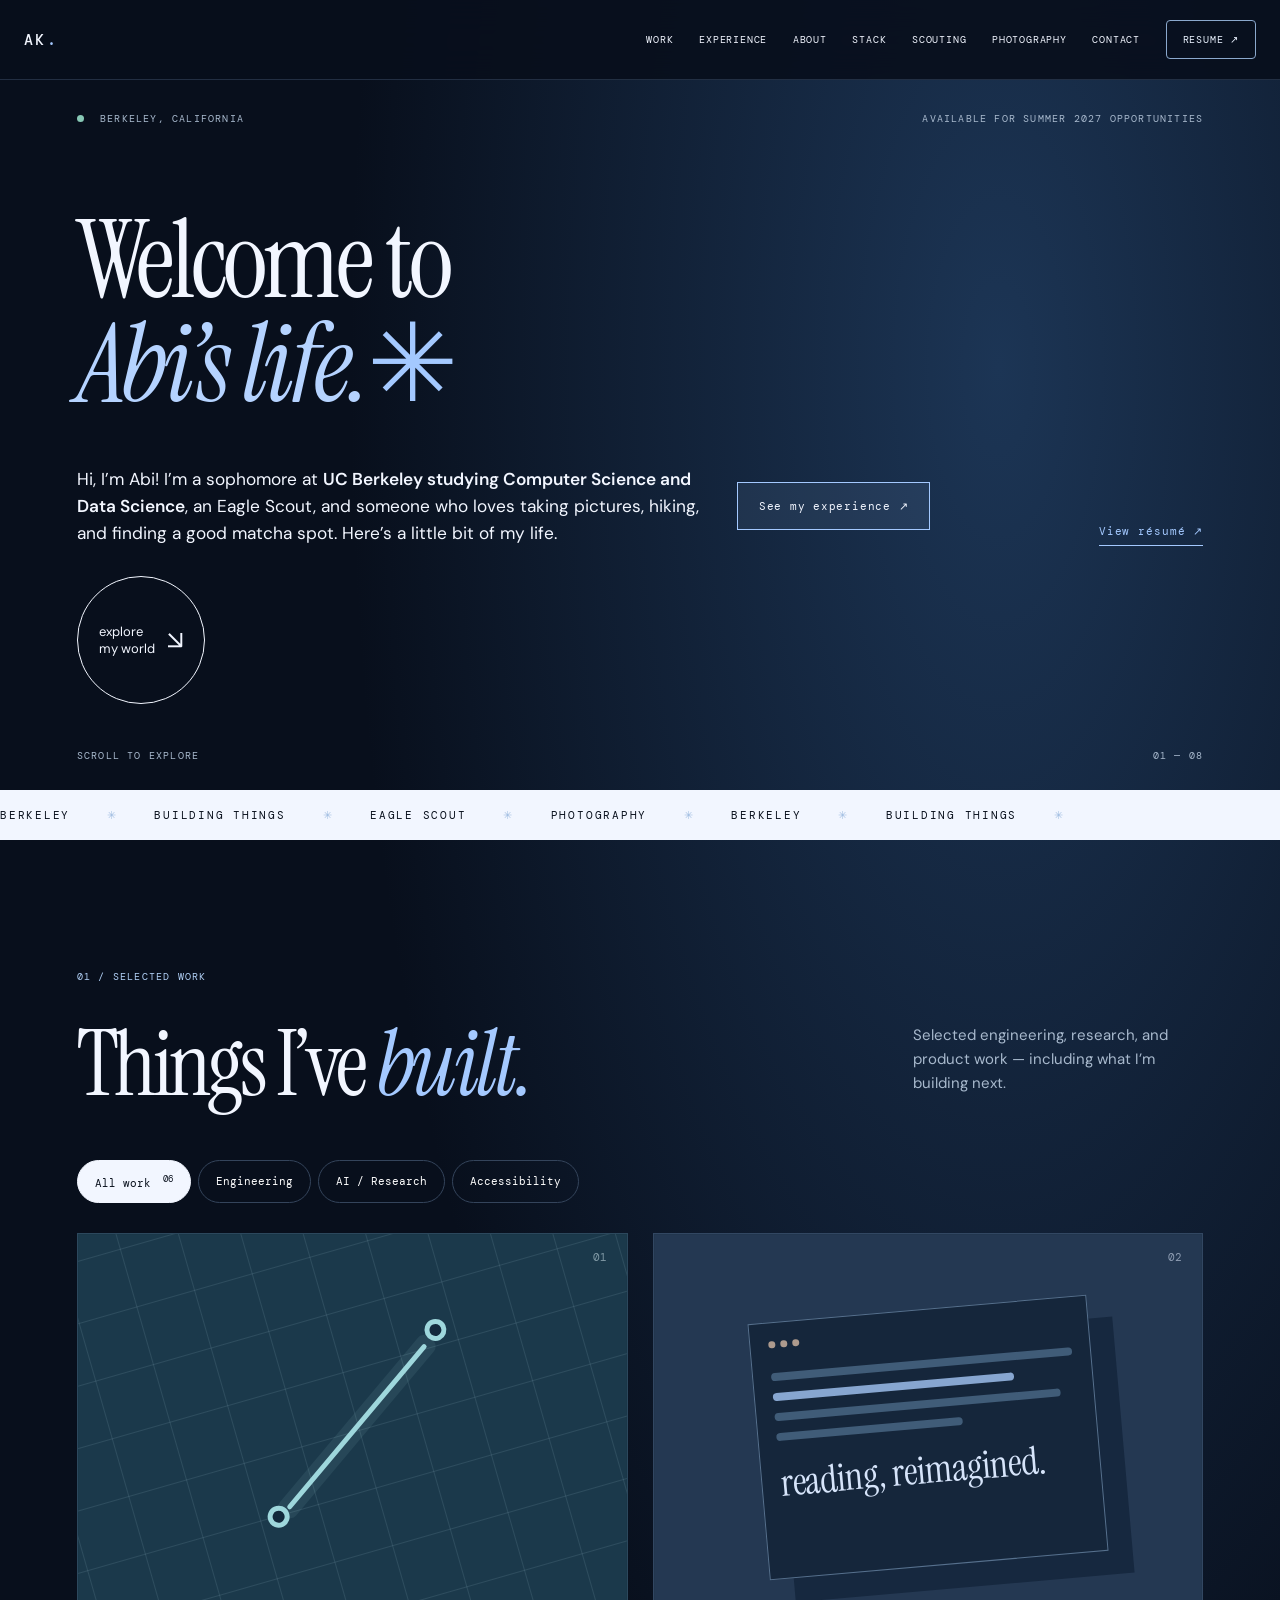
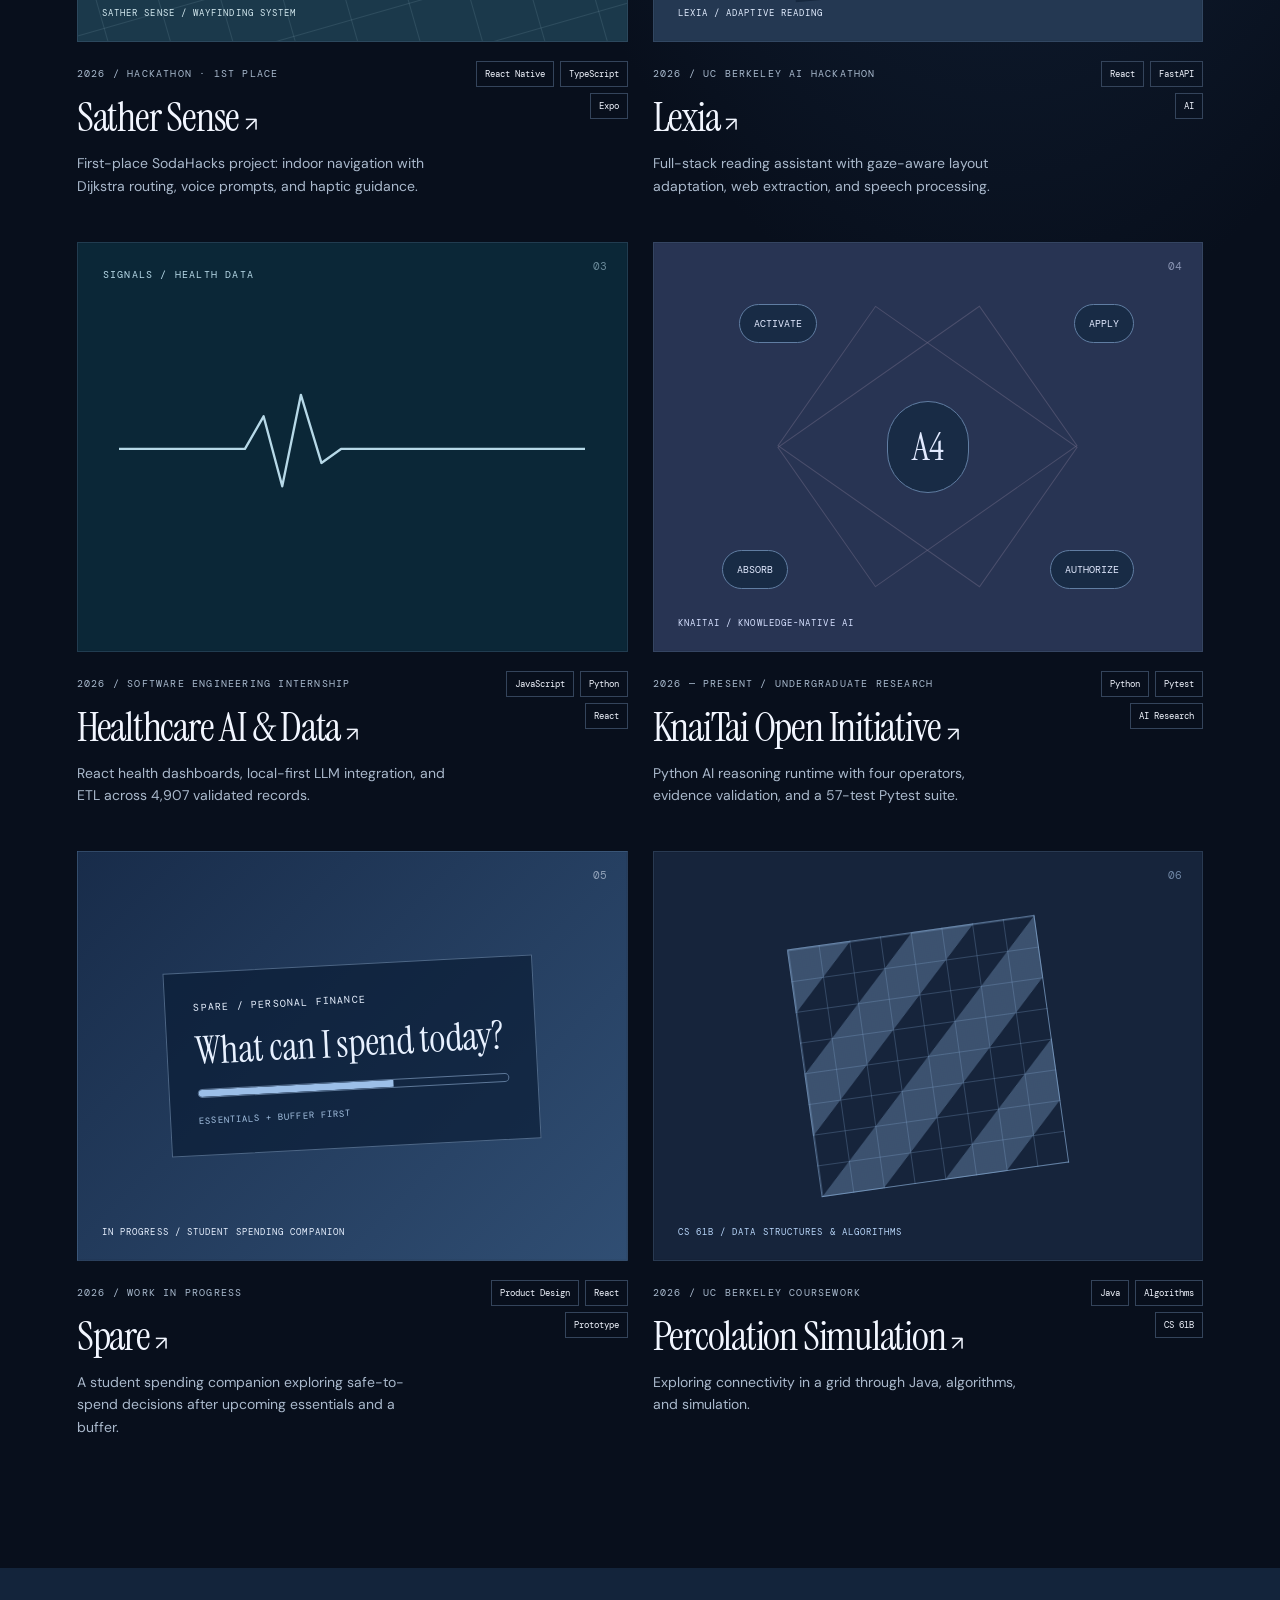
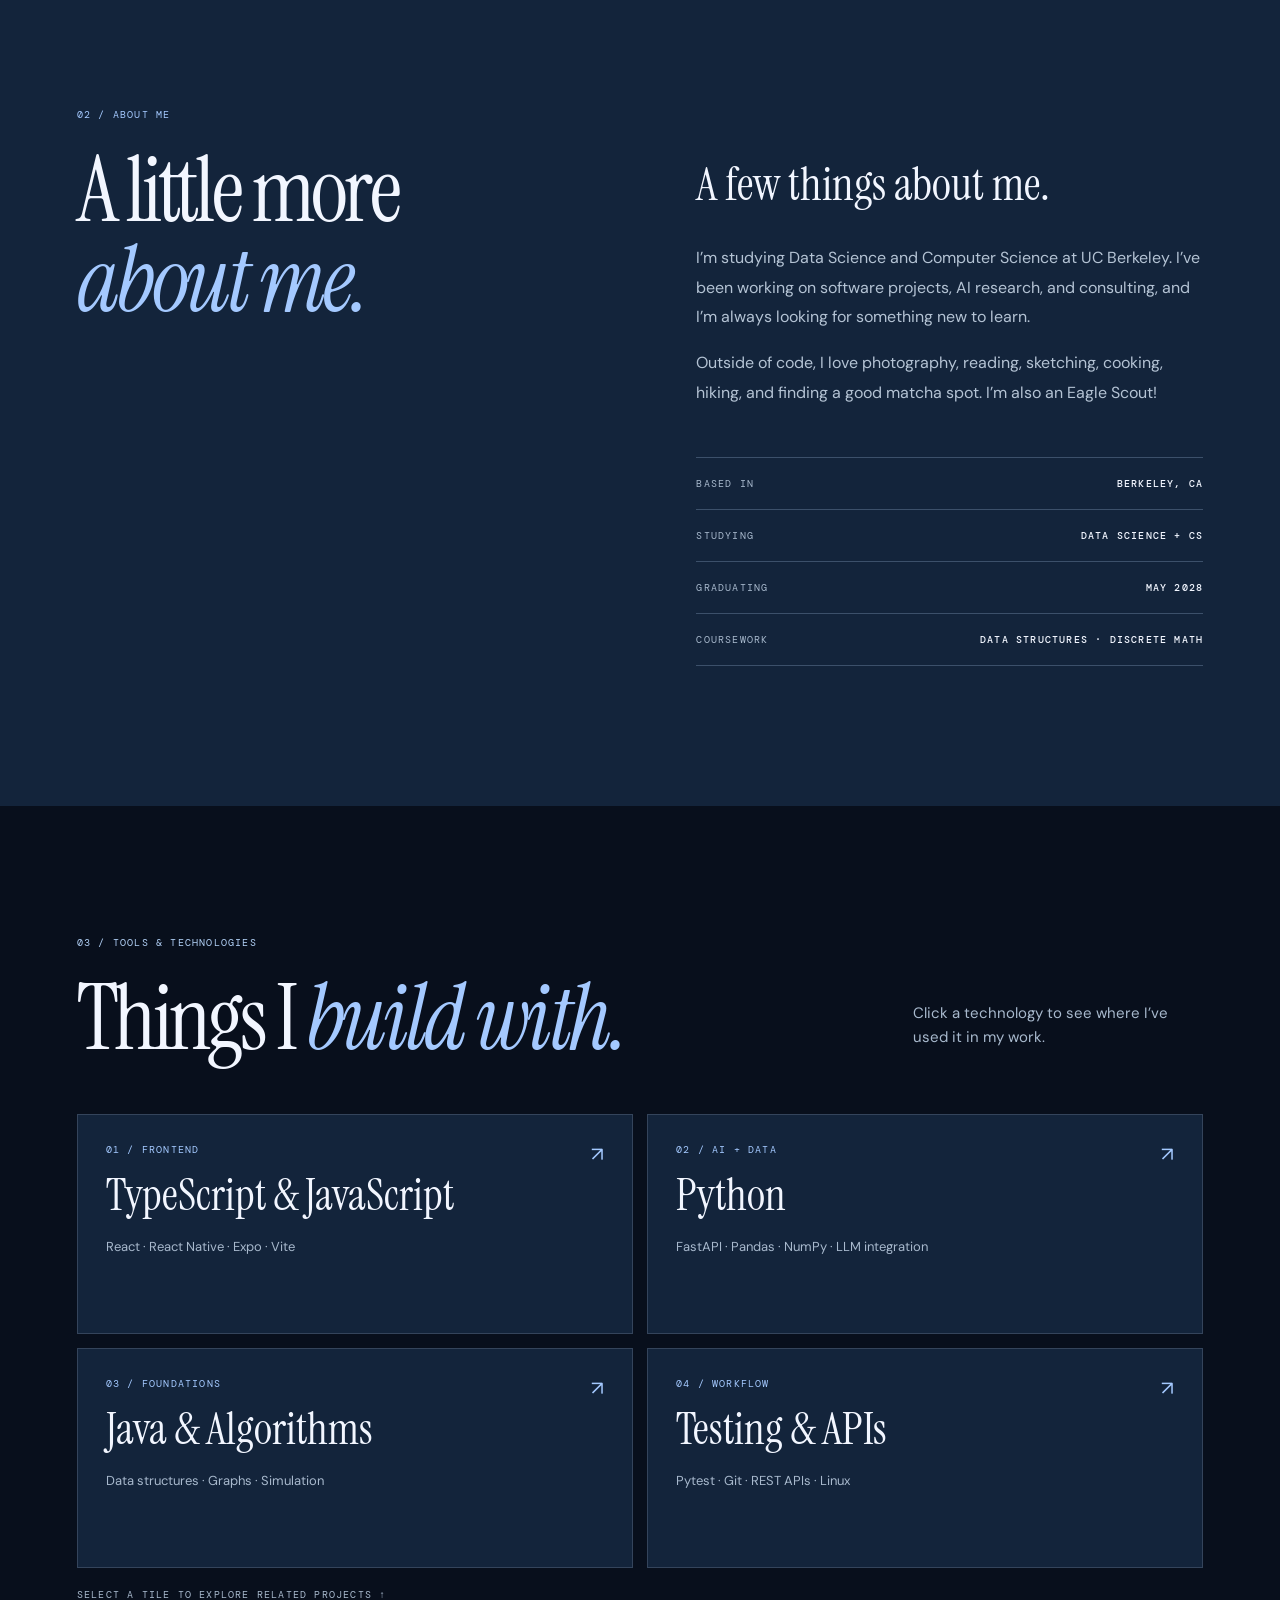
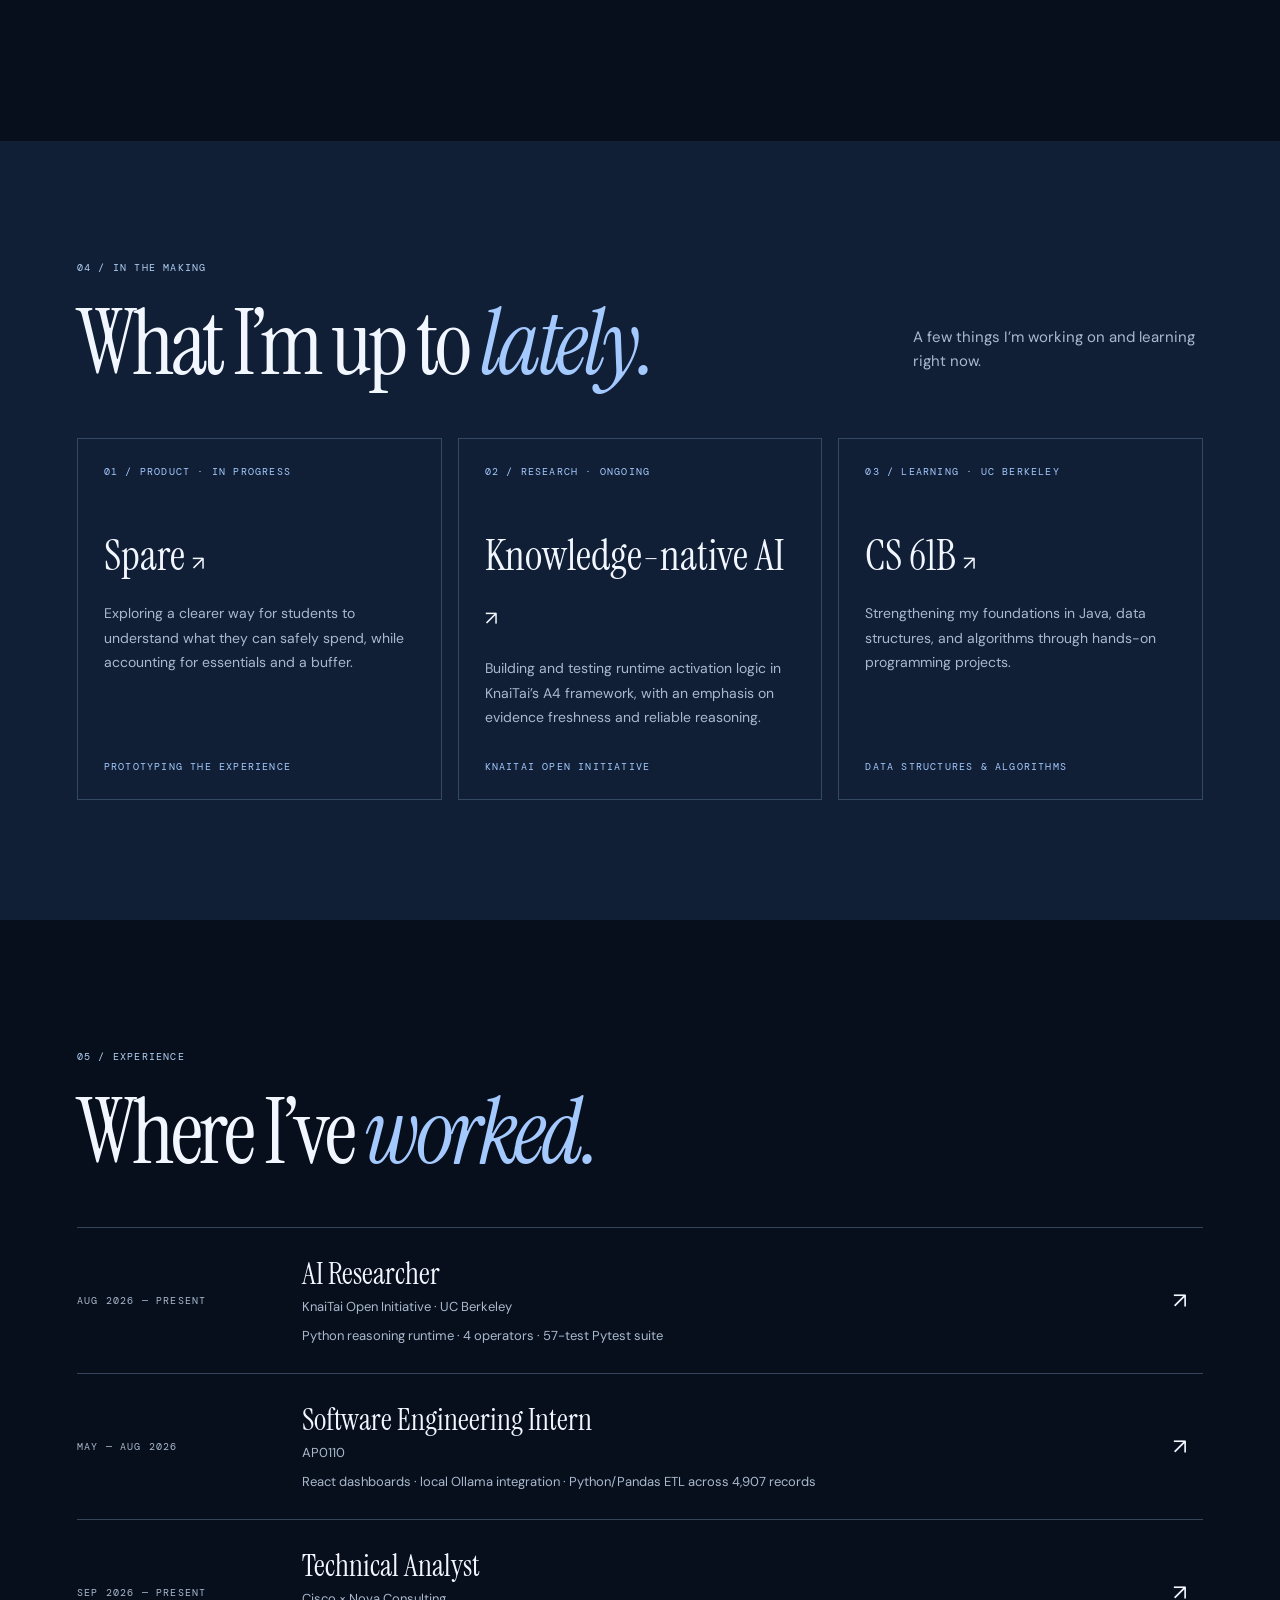
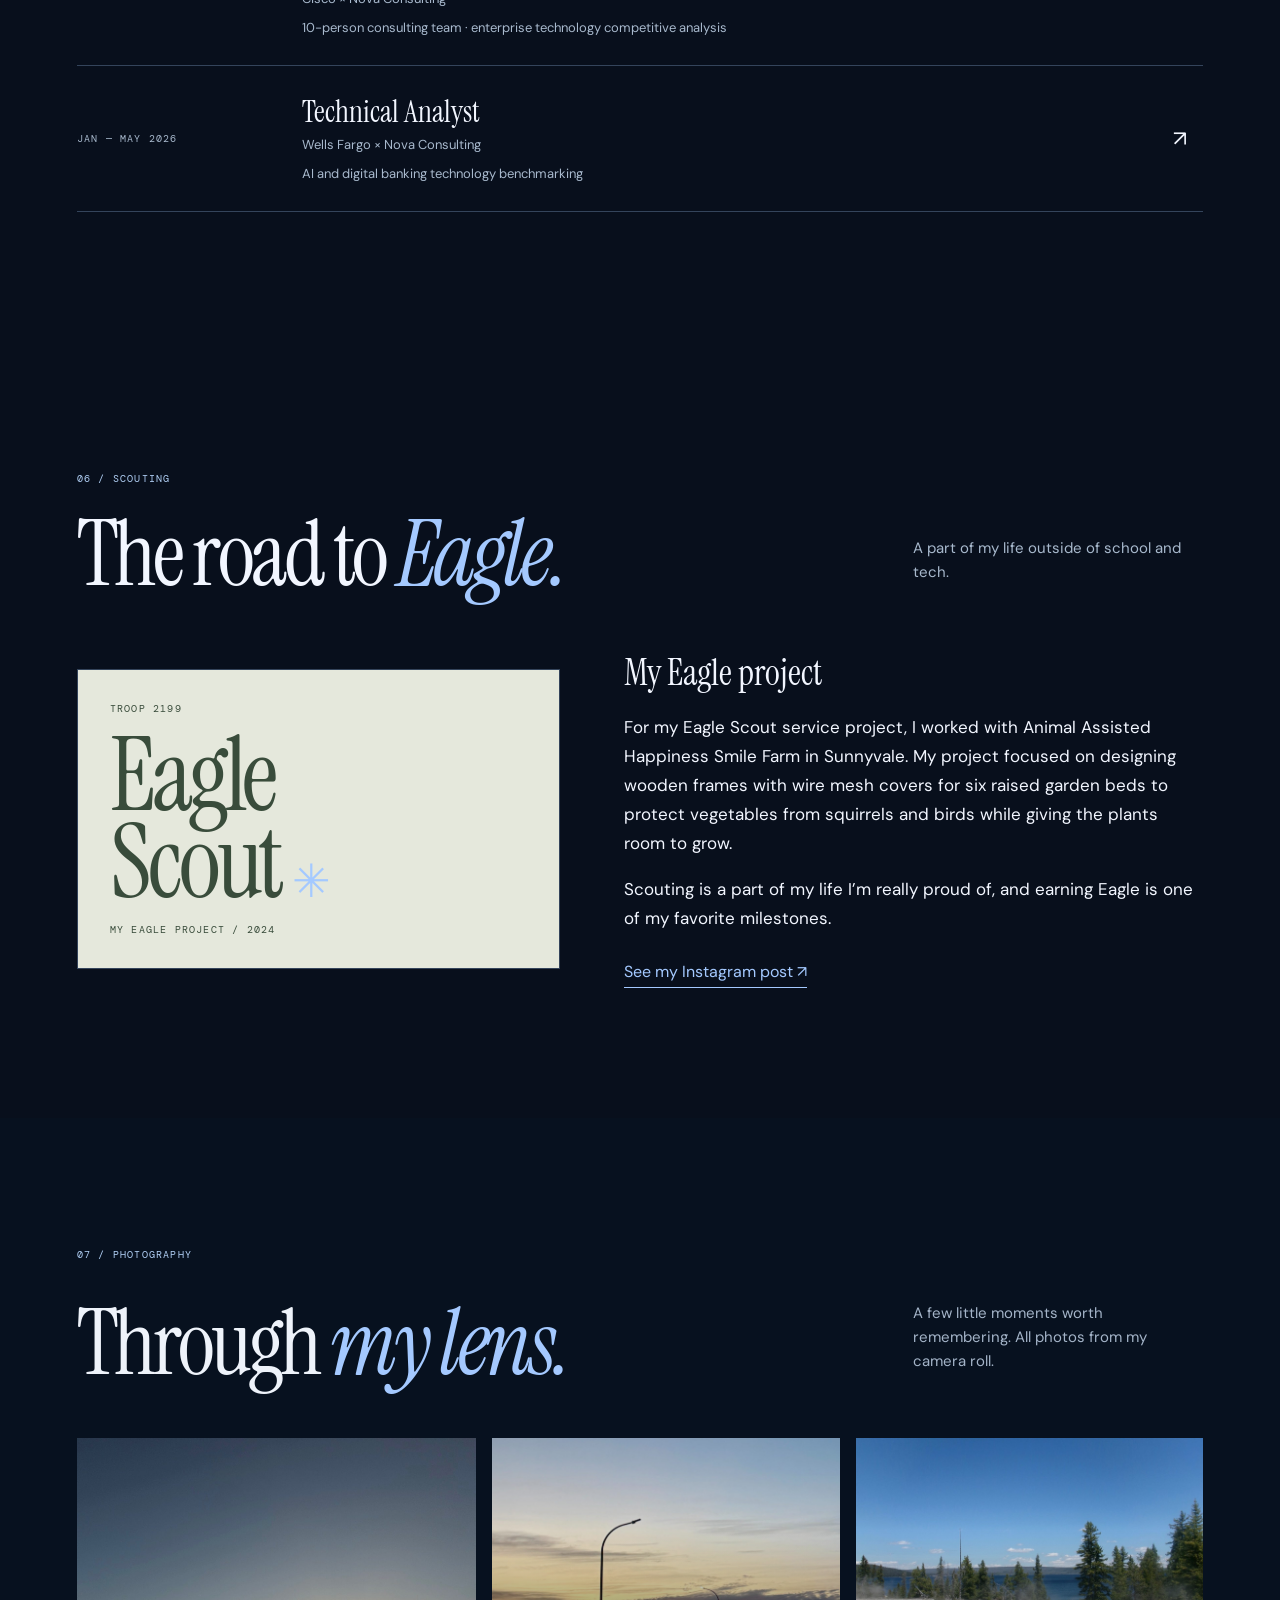
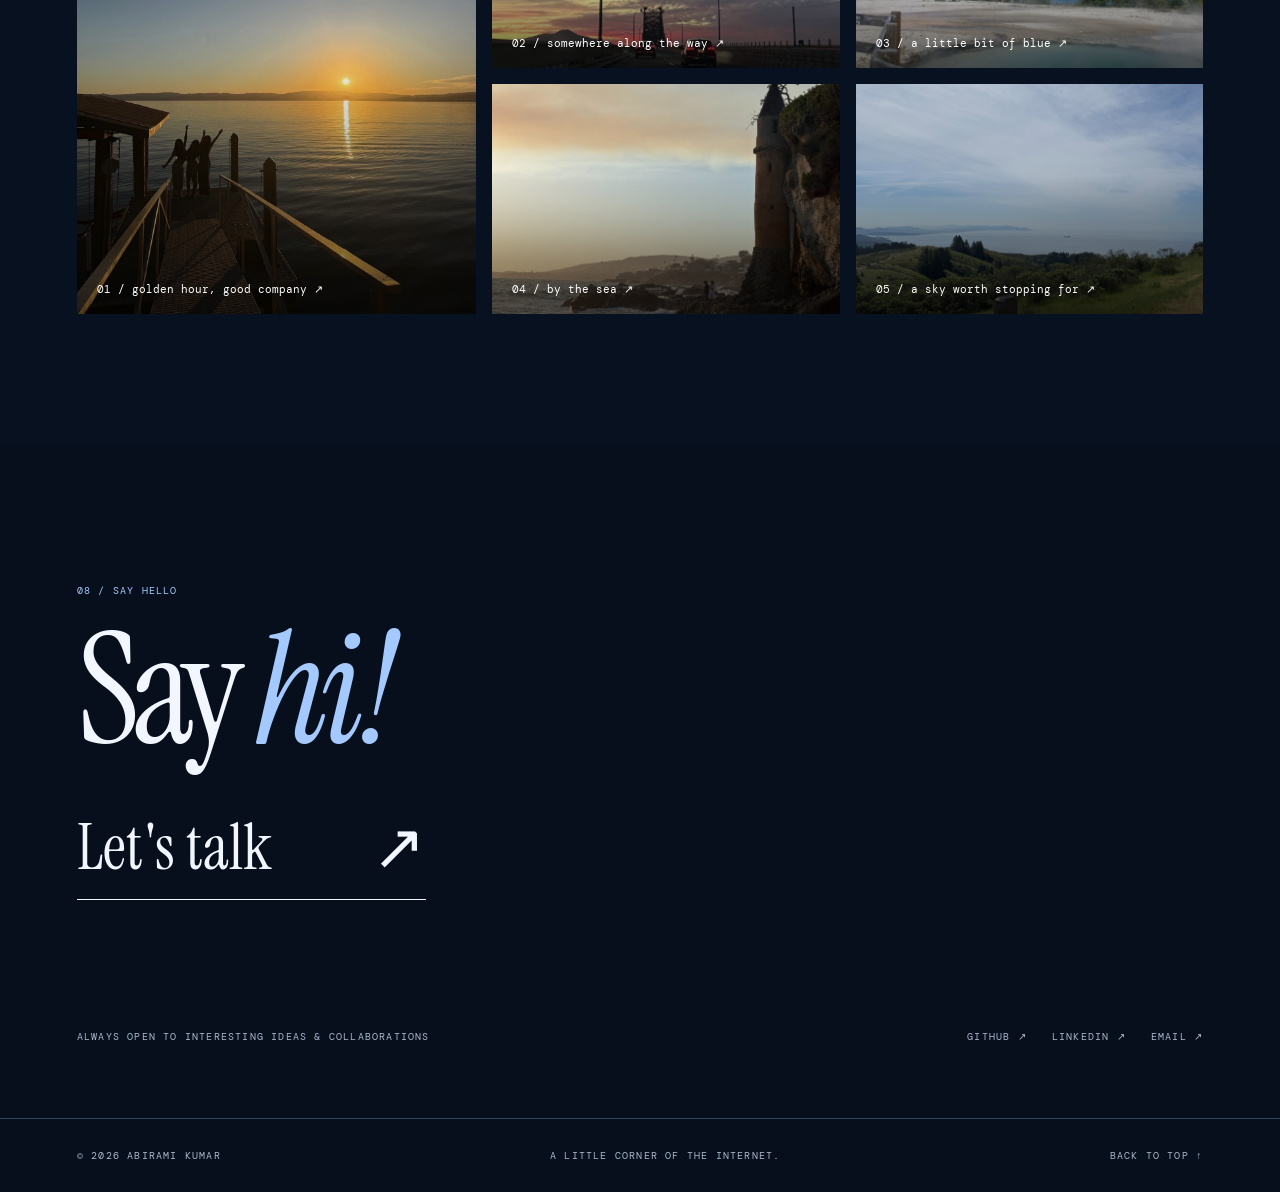
<file: index.html>
<!DOCTYPE html>

<html lang="en">
<head>
<meta charset="utf-8"/><meta content="width=device-width, initial-scale=1" name="viewport"/><meta content="#0b1729" name="theme-color"/>
<meta content="Meet Abi — UC Berkeley student, Eagle Scout, and curious builder. Projects, photography, and life outside of tech." name="description"/>
<title>Abi's corner of the internet</title>
<link href="https://fonts.googleapis.com" rel="preconnect"/><link crossorigin="" href="https://fonts.gstatic.com" rel="preconnect"/>
<link href="https://fonts.googleapis.com/css2?family=DM+Mono:wght@400;500&amp;family=DM+Sans:wght@400;500;600;700&amp;family=Instrument+Serif:ital@0;1&amp;display=swap" rel="stylesheet"/>
<link href="styles.css" rel="stylesheet"/><script defer="" src="script.js"></script>
<meta content="Abi's corner of the internet" property="og:title"/><meta content="Projects, scouting, photography, and life at UC Berkeley." property="og:description"/><meta content="dark" name="color-scheme"/></head>
<body>
<div aria-hidden="true" class="progress"></div>
<header class="nav wrap"><a aria-label="Abirami Kumar, back to top" class="wordmark" href="#top">AK<span class="wordmark-dot">.</span></a><nav aria-label="Main navigation"><a href="#work">work</a><a href="#experience">experience</a><a href="#about">about</a><a href="#stack">stack</a><a href="#scouting">scouting</a><a href="#photography">photography</a><a href="#contact">contact</a><a href="assets/Abirami_Kumar_SWE_Resume.pdf" rel="noopener noreferrer" target="_blank">resume ↗</a></nav><button aria-expanded="false" aria-label="Toggle navigation" class="menu-toggle">menu +</button></header>
<main id="top">
<section class="hero wrap"><div class="hero-top mono"><span><span class="status-dot"></span> BERKELEY, CALIFORNIA</span><span>AVAILABLE FOR SUMMER 2027 OPPORTUNITIES</span></div><h1 class="reveal">Welcome to<br/><em>Abi’s life.</em><span class="hero-period">✳</span></h1><div class="hero-bottom"><p>Hi, I’m Abi! I’m a sophomore at <strong>UC Berkeley studying Computer Science and Data Science</strong>, an Eagle Scout, and someone who loves taking pictures, hiking, and finding a good matcha spot. Here’s a little bit of my life.</p><a class="hero-cta" href="#experience">See my experience ↗</a><a class="resume-inline" href="assets/Abirami_Kumar_SWE_Resume.pdf" rel="noopener noreferrer" target="_blank">View résumé ↗</a><a aria-label="Scroll to selected work" class="round-link" href="#work"><span>explore<br/>my world</span><span class="arrow">↘</span></a></div><div class="hero-foot mono"><span>SCROLL TO EXPLORE</span><span>01 — 08</span></div></section>
<div aria-hidden="true" class="marquee"><div>BERKELEY <span>✳</span> BUILDING THINGS <span>✳</span> EAGLE SCOUT <span>✳</span> PHOTOGRAPHY <span>✳</span> BERKELEY <span>✳</span> BUILDING THINGS <span>✳</span></div></div>
<section class="section wrap" id="work"><div class="section-heading reveal"><div class="eyebrow mono">01 / SELECTED WORK</div><div class="heading-row"><h2>Things I’ve <em>built.</em></h2><p>Selected engineering, research, and product work — including what I’m building next.</p></div></div><div aria-label="Filter projects" class="filters" role="group"><button aria-pressed="true" class="filter active" data-filter="all">All work <sup>06</sup></button><button aria-pressed="false" class="filter" data-filter="engineering">Engineering</button><button aria-pressed="false" class="filter" data-filter="ai">AI / Research</button><button aria-pressed="false" class="filter" data-filter="accessibility">Accessibility</button></div>
<div class="projects">
<article class="project project-feature reveal" data-categories="engineering accessibility" data-project="sather"><button aria-label="Read Sather Sense case study" class="project-open"><div class="project-art art-sather"><div class="map-grid"></div><div class="map-route"><span class="pin pin-a"></span><span class="route-line"></span><span class="pin pin-b"></span></div><div class="art-label mono">SATHER SENSE / WAYFINDING SYSTEM</div><span class="art-number">01</span></div><div class="project-meta"><div><span class="mono muted">2026 / HACKATHON · 1ST PLACE</span><h3>Sather Sense <span>↗</span></h3><p>First-place SodaHacks project: indoor navigation with Dijkstra routing, voice prompts, and haptic guidance.</p></div><div class="tags"><span>React Native</span><span>TypeScript</span><span>Expo</span></div></div></button></article>
<article class="project reveal" data-categories="engineering ai accessibility" data-project="lexia"><button aria-label="Read Lexia case study" class="project-open"><div class="project-art art-lexia"><div class="lexia-window"><div class="window-dots"><i></i><i></i><i></i></div><div class="lexia-lines"><b></b><b></b><b></b><b></b></div><span class="lexia-highlight">reading, reimagined.</span></div><div class="art-label mono">LEXIA / ADAPTIVE READING</div><span class="art-number">02</span></div><div class="project-meta"><div><span class="mono muted">2026 / UC BERKELEY AI HACKATHON</span><h3>Lexia <span>↗</span></h3><p>Full-stack reading assistant with gaze-aware layout adaptation, web extraction, and speech processing.</p></div><div class="tags"><span>React</span><span>FastAPI</span><span>AI</span></div></div></button></article>
<article class="project reveal" data-categories="engineering ai" data-project="ap0110"><button aria-label="Read AP0110 case study" class="project-open"><div class="project-art art-health"><div class="health-title mono">SIGNALS / HEALTH DATA</div><div class="pulse-line"><svg aria-label="Abstract health signal illustration" role="img" viewbox="0 0 500 140"><path d="M0 75 H110 L135 75 L155 40 L175 115 L195 17 L217 90 L238 75 H500" fill="none" stroke="currentColor" stroke-linecap="round" stroke-linejoin="round" stroke-width="2.5"></path></svg></div><span class="art-number">03</span></div><div class="project-meta"><div><span class="mono muted">2026 / SOFTWARE ENGINEERING INTERNSHIP</span><h3>Healthcare AI &amp; Data <span>↗</span></h3><p>React health dashboards, local-first LLM integration, and ETL across 4,907 validated records.</p></div><div class="tags"><span>JavaScript</span><span>Python</span><span>React</span></div></div></button></article>
<article class="project reveal" data-categories="ai engineering" data-project="knaitai"><button aria-label="Read KnaiTai case study" class="project-open"><div class="project-art art-knaitai"><div class="network"><span class="node center">A4</span><span class="node n1">ACTIVATE</span><span class="node n2">APPLY</span><span class="node n3">ABSORB</span><span class="node n4">AUTHORIZE</span></div><div class="art-label mono">KNAITAI / KNOWLEDGE-NATIVE AI</div><span class="art-number">04</span></div><div class="project-meta"><div><span class="mono muted">2026 — PRESENT / UNDERGRADUATE RESEARCH</span><h3>KnaiTai Open Initiative <span>↗</span></h3><p>Python AI reasoning runtime with four operators, evidence validation, and a 57-test Pytest suite.</p></div><div class="tags"><span>Python</span><span>Pytest</span><span>AI Research</span></div></div></button></article>
<article class="project reveal" data-categories="engineering" data-project="spare"><button aria-label="Read Spare work-in-progress case study" class="project-open"><div class="project-art art-spare"><div class="spare-display"><span class="mono">SPARE / PERSONAL FINANCE</span><strong>What can I spend today?</strong><div class="spare-meter"><span></span></div><small>ESSENTIALS + BUFFER FIRST</small></div><div class="art-label mono">IN PROGRESS / STUDENT SPENDING COMPANION</div><span class="art-number">05</span></div><div class="project-meta"><div><span class="mono muted">2026 / WORK IN PROGRESS</span><h3>Spare <span>↗</span></h3><p>A student spending companion exploring safe-to-spend decisions after upcoming essentials and a buffer.</p></div><div class="tags"><span>Product Design</span><span>React</span><span>Prototype</span></div></div></button></article>
<article class="project reveal" data-categories="engineering" data-project="percolation"><button aria-label="Read CS61B percolation project case study" class="project-open"><div class="project-art art-percolation"><div aria-hidden="true" class="perc-grid"></div><div class="art-label mono">CS 61B / DATA STRUCTURES &amp; ALGORITHMS</div><span class="art-number">06</span></div><div class="project-meta"><div><span class="mono muted">2026 / UC BERKELEY COURSEWORK</span><h3>Percolation Simulation <span>↗</span></h3><p>Exploring connectivity in a grid through Java, algorithms, and simulation.</p></div><div class="tags"><span>Java</span><span>Algorithms</span><span>CS 61B</span></div></div></button></article>
</div></section>
<section class="about-section" id="about"><div class="wrap about-grid"><div class="reveal"><div class="eyebrow mono">02 / ABOUT ME</div><h2>A little more<br/><em>about me.</em></h2></div><div class="about-copy reveal"><p class="about-lead">A few things about me.</p><p>I’m studying Data Science and Computer Science at UC Berkeley. I’ve been working on software projects, AI research, and consulting, and I’m always looking for something new to learn.</p><p>Outside of code, I love photography, reading, sketching, cooking, hiking, and finding a good matcha spot. I’m also an Eagle Scout!</p><div class="about-facts mono"><div><span>BASED IN</span><strong>BERKELEY, CA</strong></div><div><span>STUDYING</span><strong>DATA SCIENCE + CS</strong></div><div><span>GRADUATING</span><strong>MAY 2028</strong></div><div><span>COURSEWORK</span><strong>DATA STRUCTURES · DISCRETE MATH</strong></div></div></div></div></section>
<section class="section wrap" id="stack"><div class="section-heading reveal"><div class="eyebrow mono">03 / TOOLS &amp; TECHNOLOGIES</div><div class="heading-row"><h2>Things I <em>build with.</em></h2><p>Click a technology to see where I’ve used it in my work.</p></div></div><div class="stack-grid"><button class="stack-tile" data-stack-filter="engineering"><span class="stack-index mono">01 / FRONTEND</span><strong>TypeScript &amp; JavaScript</strong><small>React · React Native · Expo · Vite</small><span class="stack-arrow">↗</span></button><button class="stack-tile" data-stack-filter="ai"><span class="stack-index mono">02 / AI + DATA</span><strong>Python</strong><small>FastAPI · Pandas · NumPy · LLM integration</small><span class="stack-arrow">↗</span></button><button class="stack-tile" data-stack-filter="engineering"><span class="stack-index mono">03 / FOUNDATIONS</span><strong>Java &amp; Algorithms</strong><small>Data structures · Graphs · Simulation</small><span class="stack-arrow">↗</span></button><button class="stack-tile" data-stack-filter="engineering"><span class="stack-index mono">04 / WORKFLOW</span><strong>Testing &amp; APIs</strong><small>Pytest · Git · REST APIs · Linux</small><span class="stack-arrow">↗</span></button></div><p aria-live="polite" class="stack-hint mono" id="stack-feedback">SELECT A TILE TO EXPLORE RELATED PROJECTS ↑</p></section><section class="exploring-section" id="exploring"><div class="wrap"><div class="section-heading reveal"><div class="eyebrow mono">04 / IN THE MAKING</div><div class="heading-row"><h2>What I’m up to <em>lately.</em></h2><p>A few things I’m working on and learning right now.</p></div></div><div class="explore-grid"><a class="explore-card" data-focus-project="spare" href="#work"><span class="mono">01 / PRODUCT · IN PROGRESS</span><h3>Spare <span>↗</span></h3><p>Exploring a clearer way for students to understand what they can safely spend, while accounting for essentials and a buffer.</p><span class="explore-footer mono">PROTOTYPING THE EXPERIENCE</span></a><a class="explore-card" data-focus-project="knaitai" href="#work"><span class="mono">02 / RESEARCH · ONGOING</span><h3>Knowledge-native AI <span>↗</span></h3><p>Building and testing runtime activation logic in KnaiTai’s A4 framework, with an emphasis on evidence freshness and reliable reasoning.</p><span class="explore-footer mono">KNAITAI OPEN INITIATIVE</span></a><a class="explore-card" data-focus-project="percolation" href="#work"><span class="mono">03 / LEARNING · UC BERKELEY</span><h3>CS 61B <span>↗</span></h3><p>Strengthening my foundations in Java, data structures, and algorithms through hands-on programming projects.</p><span class="explore-footer mono">DATA STRUCTURES &amp; ALGORITHMS</span></a></div></div></section><section class="section wrap" id="experience"><div class="section-heading reveal"><div class="eyebrow mono">05 / EXPERIENCE</div><h2>Where I’ve <em>worked.</em></h2></div><div class="experience-list"><div class="experience-item reveal"><span class="mono muted">AUG 2026 — PRESENT</span><div><h3>AI Researcher</h3><p>KnaiTai Open Initiative · UC Berkeley</p><small class="experience-detail">Python reasoning runtime · 4 operators · 57-test Pytest suite</small></div><span class="experience-arrow">↗</span></div><div class="experience-item reveal"><span class="mono muted">MAY — AUG 2026</span><div><h3>Software Engineering Intern</h3><p>AP0110</p><small class="experience-detail">React dashboards · local Ollama integration · Python/Pandas ETL across 4,907 records</small></div><span class="experience-arrow">↗</span></div><div class="experience-item reveal"><span class="mono muted">SEP 2026 — PRESENT</span><div><h3>Technical Analyst</h3><p>Cisco × Nova Consulting</p><small class="experience-detail">10-person consulting team · enterprise technology competitive analysis</small></div><span class="experience-arrow">↗</span></div><div class="experience-item reveal"><span class="mono muted">JAN — MAY 2026</span><div><h3>Technical Analyst</h3><p>Wells Fargo × Nova Consulting</p><small class="experience-detail">AI and digital banking technology benchmarking</small></div><span class="experience-arrow">↗</span></div></div></section>
<section class="section wrap scouting-section" id="scouting"><div class="section-heading reveal"><div class="eyebrow mono">06 / SCOUTING</div><div class="heading-row"><h2>The road to <em>Eagle.</em></h2><p>A part of my life outside of school and tech.</p></div></div><div class="scout-grid reveal"><div class="scout-mark"><span class="mono">TROOP 2199</span><strong>Eagle<br/>Scout<span>✳</span></strong><span class="mono">MY EAGLE PROJECT / 2024</span></div><div class="scout-copy"><h3>My Eagle project</h3><p>For my Eagle Scout service project, I worked with Animal Assisted Happiness Smile Farm in Sunnyvale. My project focused on designing wooden frames with wire mesh covers for six raised garden beds to protect vegetables from squirrels and birds while giving the plants room to grow.</p><p>Scouting is a part of my life I’m really proud of, and earning Eagle is one of my favorite milestones.</p><a class="scout-link" href="https://www.instagram.com/p/DEnrdXIRDps/" target="_blank" rel="noopener noreferrer">See my Instagram post ↗</a></div></div></section>
<section class="photos-section" id="photography"><div class="wrap"><div class="section-heading reveal"><div class="eyebrow mono">07 / PHOTOGRAPHY</div><div class="heading-row"><h2>Through <em>my lens.</em></h2><p>A few little moments worth remembering. All photos from my camera roll.</p></div></div><div class="photo-grid"><button class="photo photo-tall reveal" data-caption="golden hour, good company" data-photo="assets/sunset.jpeg"><img alt="Golden sunset over the water and a pier" loading="lazy" src="assets/sunset.jpeg"/><span>01 / golden hour, good company ↗</span></button><button class="photo reveal" data-caption="somewhere along the way" data-photo="assets/road.jpeg"><img alt="Road stretching into a colorful evening sky" loading="lazy" src="assets/road.jpeg"/><span>02 / somewhere along the way ↗</span></button><button class="photo reveal" data-caption="a little bit of blue" data-photo="assets/blue.jpeg"><img alt="Blue geothermal pool in a natural landscape" loading="lazy" src="assets/blue.jpeg"/><span>03 / a little bit of blue ↗</span></button><button class="photo reveal" data-caption="by the sea" data-photo="assets/coast.jpeg"><img alt="Coastal cliffs and ocean at sunset" loading="lazy" src="assets/coast.jpeg"/><span>04 / by the sea ↗</span></button><button class="photo reveal" data-caption="a sky worth stopping for" data-photo="assets/hills.jpeg"><img alt="Hills beneath a broad textured sky" loading="lazy" src="assets/hills.jpeg"/><span>05 / a sky worth stopping for ↗</span></button></div></div></section>
<section class="contact-section" id="contact"><div class="wrap reveal"><div class="eyebrow mono">08 / SAY HELLO</div><h2>Say <em>hi!</em></h2><a class="contact-email" href="mailto:abirami.kumar@berkeley.edu">Let's talk <span>↗</span></a><div class="contact-bottom mono"><span>ALWAYS OPEN TO INTERESTING IDEAS &amp; COLLABORATIONS</span><div><a href="https://github.com/abirami07" rel="noopener noreferrer" target="_blank">GITHUB ↗</a><a href="https://www.linkedin.com/in/abiramikumar/" rel="noopener noreferrer" target="_blank">LINKEDIN ↗</a><a href="mailto:abirami.kumar@berkeley.edu">EMAIL ↗</a></div></div></div></section>
</main><footer class="footer wrap mono"><span>© 2026 ABIRAMI KUMAR</span><span>A LITTLE CORNER OF THE INTERNET.</span><a href="#top">BACK TO TOP ↑</a></footer>
<dialog class="modal" id="project-dialog"><div class="modal-inner"><button aria-label="Close project details" class="modal-close">✕</button><div class="mono modal-kicker" id="modal-kicker"></div><h2 id="modal-title"></h2><p class="modal-subtitle" id="modal-subtitle"></p><div class="modal-details" id="modal-details"></div><div class="modal-links" id="modal-links"></div></div></dialog>
<dialog class="photo-dialog" id="photo-dialog"><button aria-label="Close photo" class="modal-close">✕</button><img alt="" id="lightbox-image"/><p class="mono" id="lightbox-caption"></p></dialog>
</body></html>
</file>
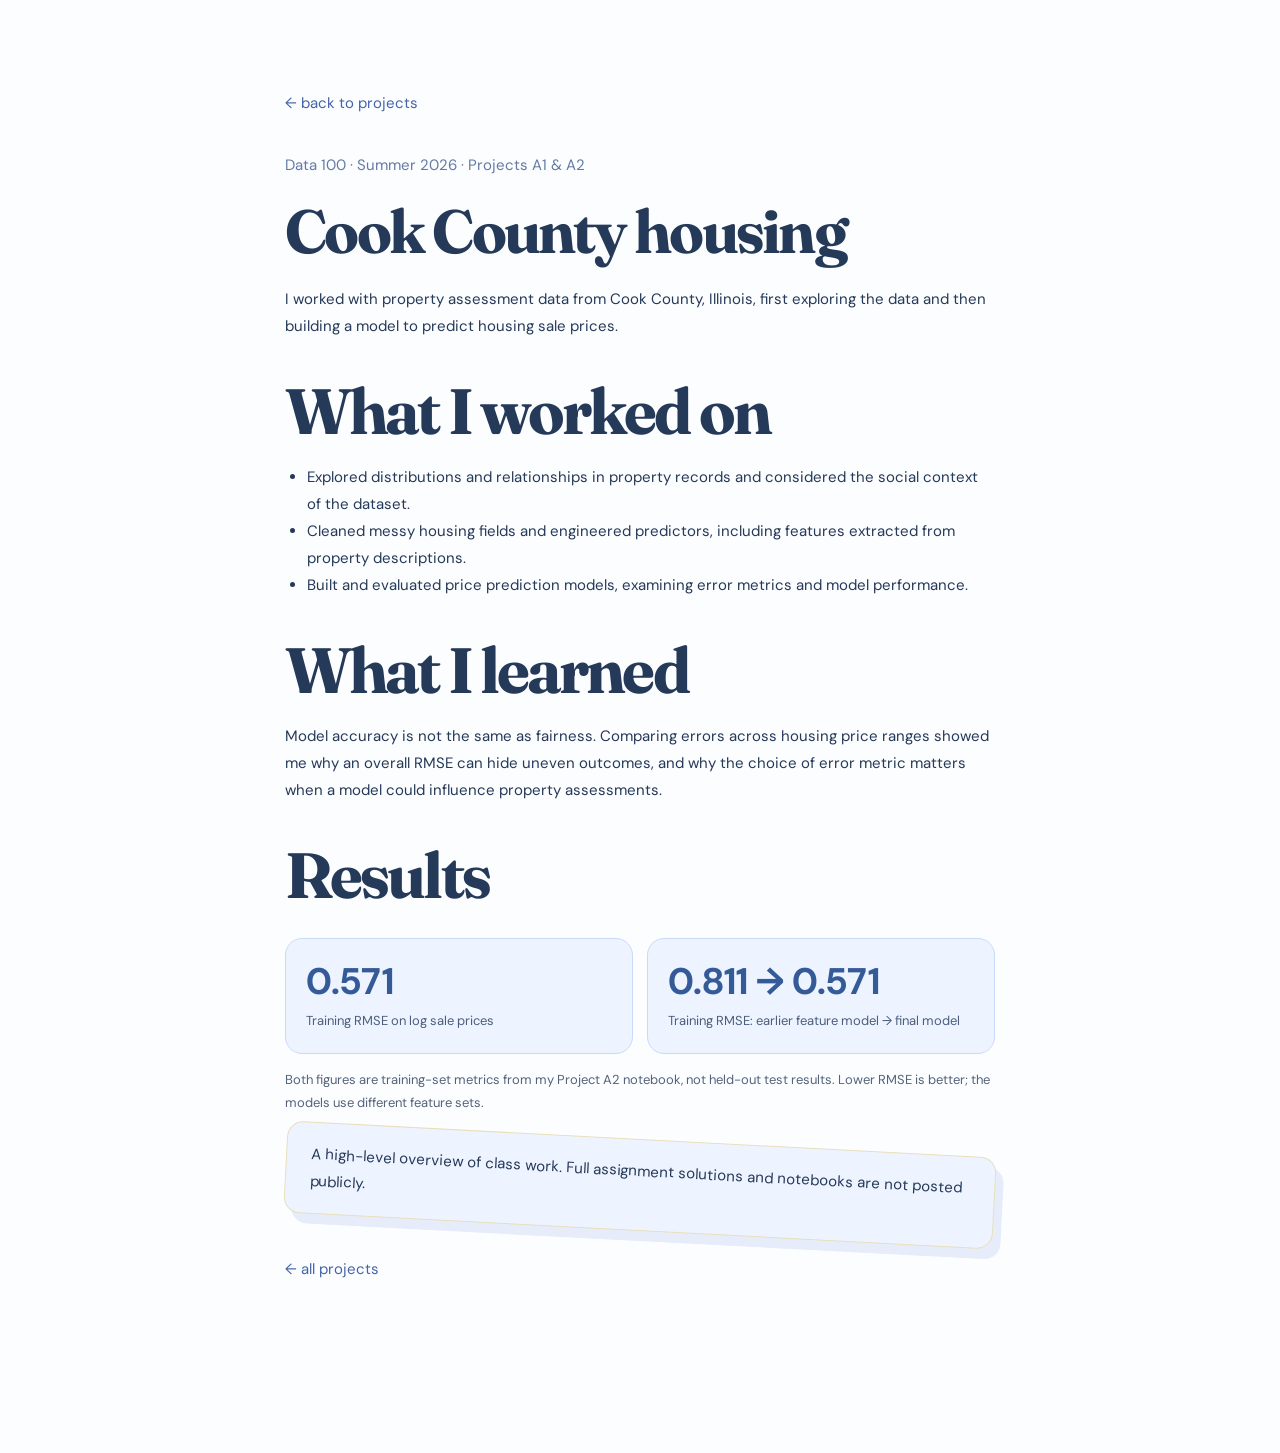
<file: housing.html>
<!DOCTYPE html>
<html lang="en"><head><meta charset="utf-8"/><meta content="width=device-width,initial-scale=1" name="viewport"/><title>Cook County housing | Abirami Kumar</title><link href="style.css" rel="stylesheet"/></head><body><main class="project-story"><a href="index.html#projects">← back to projects</a><p style="margin-top:35px;color:#647aa5">Data 100 · Summer 2026 · Projects A1 &amp; A2</p><h1>Cook County housing</h1><p>I worked with property assessment data from Cook County, Illinois, first exploring the data and then building a model to predict housing sale prices.</p><h2>What I worked on</h2><ul><li>Explored distributions and relationships in property records and considered the social context of the dataset.</li><li>Cleaned messy housing fields and engineered predictors, including features extracted from property descriptions.</li><li>Built and evaluated price prediction models, examining error metrics and model performance.</li></ul><h2>What I learned</h2><p>Model accuracy is not the same as fairness. Comparing errors across housing price ranges showed me why an overall RMSE can hide uneven outcomes, and why the choice of error metric matters when a model could influence property assessments.</p><h2>Results</h2><div class="impact-stats"><div class="impact-stat"><strong>0.571</strong><span>Training RMSE on log sale prices</span></div><div class="impact-stat"><strong>0.811 → 0.571</strong><span>Training RMSE: earlier feature model → final model</span></div></div><p class="impact-note">Both figures are training-set metrics from my Project A2 notebook, not held-out test results. Lower RMSE is better; the models use different feature sets.</p><div class="note">A high-level overview of class work. Full assignment solutions and notebooks are not posted publicly.</div><a href="index.html#projects">← all projects</a></main></body></html>
</file>
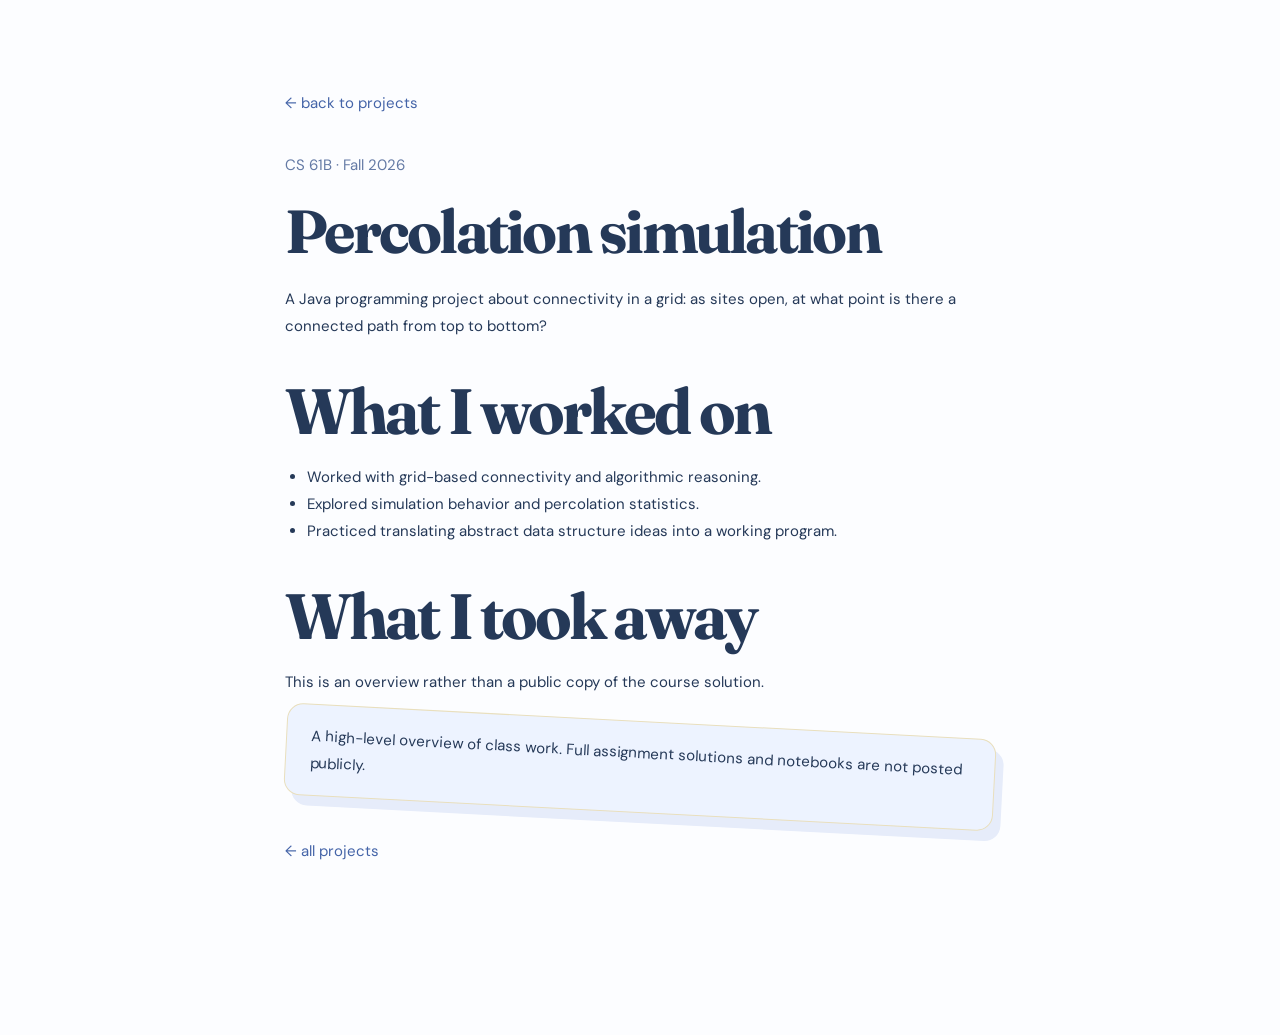
<file: percolation.html>
<!doctype html><html lang="en"><head><meta charset="utf-8"><meta name="viewport" content="width=device-width,initial-scale=1"><title>Percolation simulation | Abirami Kumar</title><link rel="stylesheet" href="style.css"></head><body><main class="project-story"><a href="index.html#projects">← back to projects</a><p style="margin-top:35px;color:#647aa5">CS 61B · Fall 2026</p><h1>Percolation simulation</h1><p>A Java programming project about connectivity in a grid: as sites open, at what point is there a connected path from top to bottom?</p><h2>What I worked on</h2><ul><li>Worked with grid-based connectivity and algorithmic reasoning.</li><li>Explored simulation behavior and percolation statistics.</li><li>Practiced translating abstract data structure ideas into a working program.</li></ul><h2>What I took away</h2><p>This is an overview rather than a public copy of the course solution.</p><div class="note">A high-level overview of class work. Full assignment solutions and notebooks are not posted publicly.</div><a href="index.html#projects">← all projects</a></main></body></html>
</file>
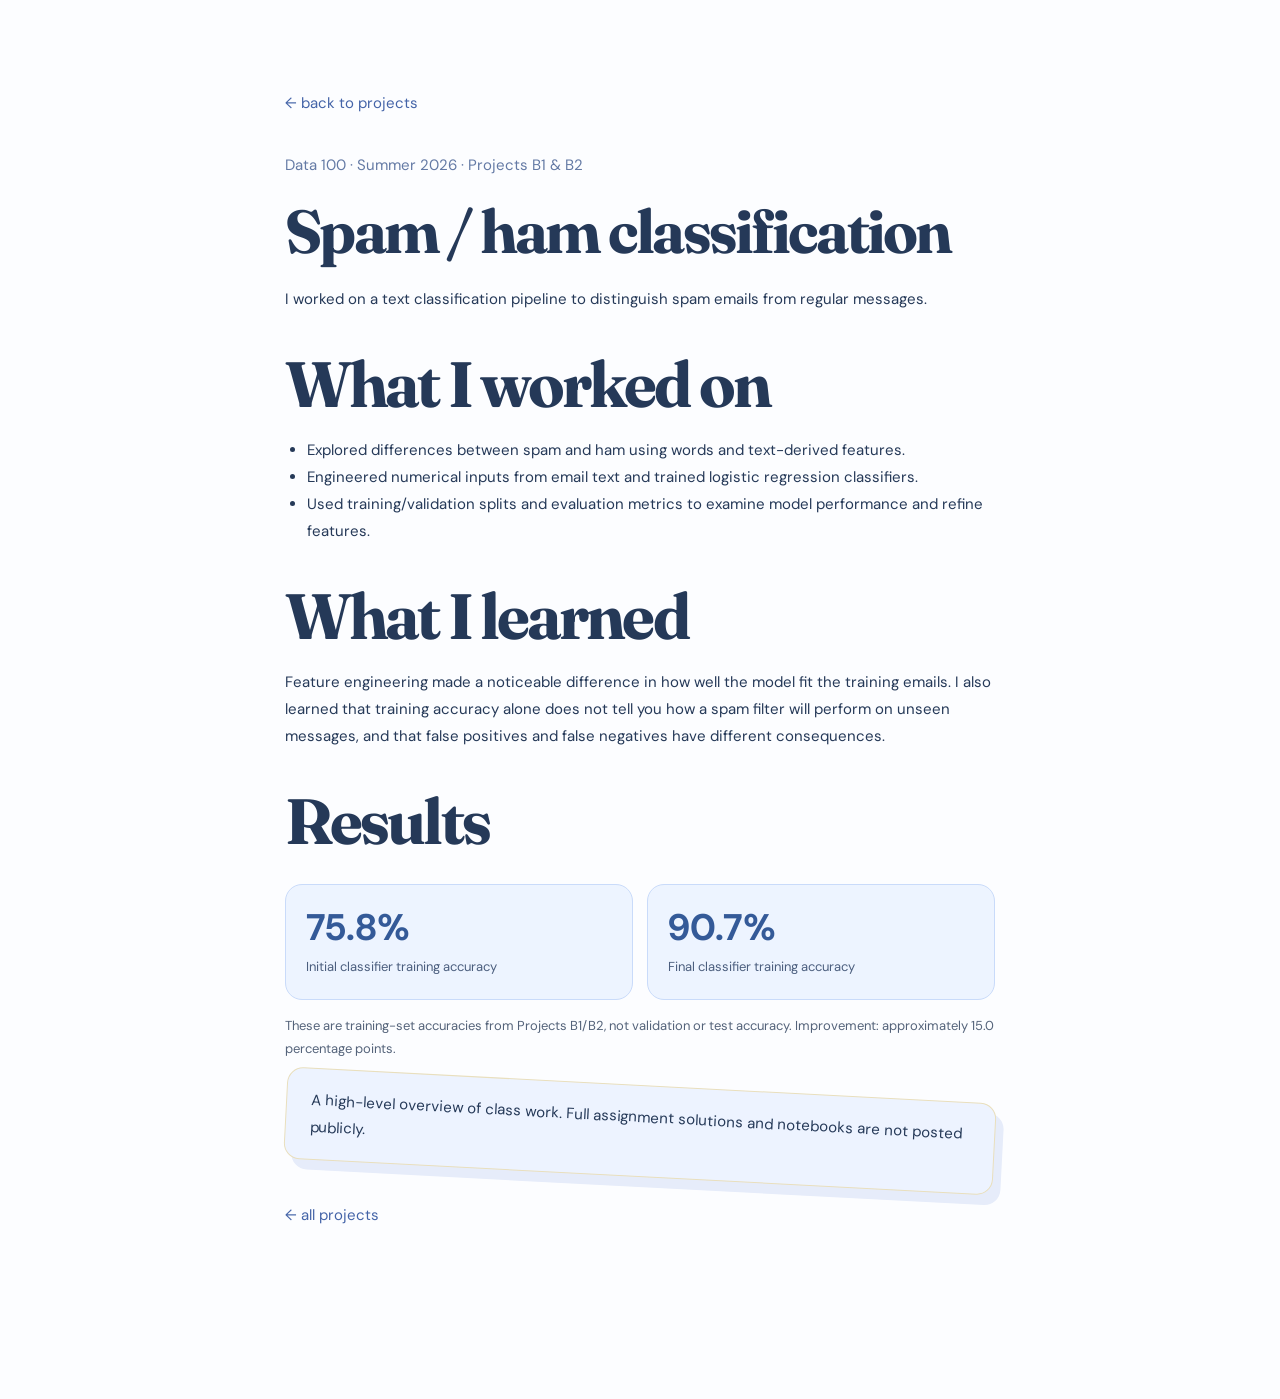
<file: spam.html>
<!DOCTYPE html>
<html lang="en"><head><meta charset="utf-8"/><meta content="width=device-width,initial-scale=1" name="viewport"/><title>Spam / ham classification | Abirami Kumar</title><link href="style.css" rel="stylesheet"/></head><body><main class="project-story"><a href="index.html#projects">← back to projects</a><p style="margin-top:35px;color:#647aa5">Data 100 · Summer 2026 · Projects B1 &amp; B2</p><h1>Spam / ham classification</h1><p>I worked on a text classification pipeline to distinguish spam emails from regular messages.</p><h2>What I worked on</h2><ul><li>Explored differences between spam and ham using words and text-derived features.</li><li>Engineered numerical inputs from email text and trained logistic regression classifiers.</li><li>Used training/validation splits and evaluation metrics to examine model performance and refine features.</li></ul><h2>What I learned</h2><p>Feature engineering made a noticeable difference in how well the model fit the training emails. I also learned that training accuracy alone does not tell you how a spam filter will perform on unseen messages, and that false positives and false negatives have different consequences.</p><h2>Results</h2><div class="impact-stats"><div class="impact-stat"><strong>75.8%</strong><span>Initial classifier training accuracy</span></div><div class="impact-stat"><strong>90.7%</strong><span>Final classifier training accuracy</span></div></div><p class="impact-note">These are training-set accuracies from Projects B1/B2, not validation or test accuracy. Improvement: approximately 15.0 percentage points.</p><div class="note">A high-level overview of class work. Full assignment solutions and notebooks are not posted publicly.</div><a href="index.html#projects">← all projects</a></main></body></html>
</file>
<file: styles.css>
:root{--paper:#f4f1eb;--ink:#252520;--muted:#77766e;--line:#d6d1c8;--accent:#8c4f36;--serif:'Instrument Serif',Georgia,serif;--sans:'DM Sans',Arial,sans-serif;--mono:'DM Mono',monospace}*{box-sizing:border-box}html{scroll-behavior:smooth}body{margin:0;background:var(--paper);color:var(--ink);font-family:var(--sans);-webkit-font-smoothing:antialiased}button,a{font:inherit}button{cursor:pointer}a{color:inherit;text-decoration:none}button:focus-visible,a:focus-visible{outline:2px solid var(--accent);outline-offset:5px}.wrap{max-width:1440px;padding-inline:clamp(24px,6vw,104px);margin:auto}.mono,.eyebrow{font:10px var(--mono);letter-spacing:.12em}.muted{color:var(--muted)}.progress{position:fixed;z-index:100;top:0;left:0;height:3px;width:0;background:var(--accent)}.nav{height:88px;display:flex;align-items:center;justify-content:space-between;position:relative;z-index:5;border-bottom:1px solid var(--line)}.wordmark{font:32px var(--serif);letter-spacing:-.035em}.wordmark-dot,.hero-period{color:var(--accent)}.nav nav{display:flex;gap:35px;align-items:center}.nav nav a{font:12px var(--mono);text-transform:uppercase;letter-spacing:.08em;transition:color .2s}.nav nav a:hover{color:var(--accent)}.menu-toggle{display:none;border:0;background:none}.hero{min-height:780px;display:flex;flex-direction:column;justify-content:space-between;padding-top:38px;padding-bottom:24px}.hero-top,.hero-foot{display:flex;justify-content:space-between;gap:15px;color:var(--muted)}.status-dot{display:inline-block;background:#739077;border-radius:50%;height:7px;width:7px;margin-right:9px}.hero h1{font:clamp(75px,11vw,165px)/.91 var(--serif);letter-spacing:-.055em;font-weight:400;margin:75px 0 40px}.hero h1 em,h2 em{font-weight:400;color:var(--accent)}.hero-bottom{display:flex;align-items:end;justify-content:space-between;gap:30px}.hero-bottom p{font-size:clamp(17px,1.8vw,23px);line-height:1.55;font-weight:400;max-width:610px;margin:0}.hero-bottom strong{font-weight:600}.round-link{border:1px solid var(--ink);width:128px;height:128px;border-radius:50%;display:flex;align-items:center;justify-content:center;gap:12px;flex-shrink:0;transition:background .3s,color .3s,transform .3s}.round-link:hover{background:var(--ink);color:var(--paper);transform:rotate(-10deg)}.round-link span:first-child{font-size:13px}.round-link .arrow{font-size:26px}.hero-foot{margin-top:75px}.marquee{background:var(--ink);color:var(--paper);white-space:nowrap;overflow:hidden;padding:18px 0;font:11px var(--mono);letter-spacing:.16em}.marquee div{width:max-content;animation:marquee 35s linear infinite}.marquee span{color:#ba9b87;margin:0 28px}@keyframes marquee{to{transform:translateX(-50%)}}.section{padding-top:130px;padding-bottom:130px;scroll-margin-top:30px}.section-heading{margin-bottom:50px}.eyebrow{color:var(--accent);margin-bottom:25px}.section h2,.about-section h2,.photos-section h2{font:clamp(56px,7vw,104px)/1 var(--serif);font-weight:400;letter-spacing:-.04em;margin:0}.heading-row{display:flex;justify-content:space-between;align-items:end;gap:30px}.heading-row p{max-width:290px;color:var(--muted);font-size:15px;line-height:1.6}.filters{display:flex;gap:7px;flex-wrap:wrap;margin:0 0 30px}.filter{border:1px solid var(--line);background:transparent;padding:12px 17px;border-radius:100px;font:11px var(--mono);transition:.25s}.filter:hover,.filter.active{background:var(--ink);color:var(--paper);border-color:var(--ink)}.filter sup{font-size:9px;margin-left:5px}.projects{display:grid;grid-template-columns:1fr 1fr;gap:45px 25px}.project{min-width:0}.project[hidden]{display:none}.project-open{display:block;text-align:left;border:0;background:none;width:100%;padding:0;color:inherit}.project-art{height:clamp(260px,32vw,440px);position:relative;overflow:hidden;transition:filter .4s}.project-open:hover .project-art{filter:brightness(.94)}.project-art:after{content:'';position:absolute;inset:0;border:1px solid #0000000b;pointer-events:none}.art-number{position:absolute;right:20px;top:16px;font:11px var(--mono);opacity:.55}.art-label{position:absolute;bottom:22px;left:24px;font-size:9px}.art-sather{background:#cbd6cf;color:#274a44}.map-grid{position:absolute;inset:0;background-image:linear-gradient(#36564c20 1px,transparent 1px),linear-gradient(90deg,#36564c20 1px,transparent 1px);background-size:40px 40px;transform:rotate(-16deg) scale(1.5)}.map-route{position:absolute;inset:20%;transform:rotate(-25deg)}.route-line{position:absolute;left:20%;top:46%;width:65%;height:5px;background:#31594e;border-radius:100px;transform:rotate(-25deg);box-shadow:0 0 0 8px #31594e16}.pin{position:absolute;width:22px;height:22px;border:5px solid #31594e;border-radius:50%;background:#eaf1e7;z-index:2}.pin-a{left:16%;top:62%}.pin-b{right:10%;top:20%}.art-lexia{background:#e2d8cb;color:#664d44;display:grid;place-items:center}.lexia-window{width:62%;height:63%;border:1px solid #806a5d66;background:#f8f1e9;box-shadow:24px 24px 0 #bda99b55;transform:rotate(-5deg);padding:18px;transition:transform .5s}.project-open:hover .lexia-window{transform:rotate(0) translateY(-5px)}.window-dots{display:flex;gap:5px}.window-dots i{width:7px;height:7px;border-radius:50%;background:#ad9a8d}.lexia-lines{display:grid;gap:12px;margin-top:25px}.lexia-lines b{height:8px;background:#d6c6b8;width:100%;border-radius:20px}.lexia-lines b:nth-child(2){width:80%;background:#b48774}.lexia-lines b:nth-child(3){width:95%}.lexia-lines b:nth-child(4){width:62%}.lexia-highlight{font:clamp(21px,3vw,42px) var(--serif);display:block;margin-top:17px}.art-health{background:#313c38;color:#b5d4bc;display:grid;place-items:center}.health-title{position:absolute;left:25px;top:25px}.pulse-line{width:85%;animation:pulse 4s ease-in-out infinite}.pulse-line svg{width:100%}@keyframes pulse{50%{opacity:.5;transform:scale(1.025)}}.art-knaitai{background:#d5d3e0;color:#3e3c59;display:grid;place-items:center}.network{position:relative;width:75%;height:70%}.node{position:absolute;border:1px solid #595476;border-radius:100px;padding:12px 14px;font:10px var(--mono);background:#e9e7ef}.node.center{left:50%;top:50%;transform:translate(-50%,-50%);font:38px var(--serif);padding:20px 24px}.n1{top:0;left:4%}.n2{top:0;right:0}.n3{bottom:0;left:0}.n4{bottom:0;right:0}.network:before,.network:after{content:'';position:absolute;border:1px solid #77718b70;inset:20% 20%;transform:rotate(35deg)}.network:after{transform:rotate(-35deg)}.project-meta{display:flex;justify-content:space-between;align-items:start;gap:18px;padding-top:19px}.project-meta h3{font:clamp(29px,3.2vw,45px) var(--serif);margin:8px 0;letter-spacing:-.02em}.project-meta h3 span{font:20px var(--sans);display:inline-block;transition:transform .25s}.project-open:hover h3 span{transform:translate(5px,-5px)}.project-meta p{font-size:14px;line-height:1.6;color:#65635d;max-width:400px;margin:0}.tags{display:flex;flex-wrap:wrap;gap:6px;justify-content:flex-end;max-width:170px}.tags span{font:9px var(--mono);border:1px solid var(--line);padding:6px 8px;white-space:nowrap}.about-section{background:#e7e3db;padding:140px 0;scroll-margin-top:0}.about-grid{display:grid;grid-template-columns:1fr 1fr;gap:10%}.about-copy{padding-top:50px}.about-lead{font:clamp(30px,3.6vw,48px)/1.15 var(--serif);margin:0 0 32px}.about-copy>p:not(.about-lead){font-size:16px;line-height:1.85;color:#57564f}.about-facts{margin-top:50px;border-top:1px solid #bcb6ac}.about-facts div{display:flex;justify-content:space-between;gap:20px;border-bottom:1px solid #bcb6ac;padding:19px 0}.about-facts span{color:var(--muted)}.about-facts strong{font-weight:500}.experience-list{border-top:1px solid var(--line)}.experience-item{display:grid;grid-template-columns:200px 1fr 30px;align-items:center;gap:25px;border-bottom:1px solid var(--line);padding:29px 0;transition:padding .25s}.experience-item:hover{padding-left:12px}.experience-item h3{font:30px var(--serif);margin:0 0 5px}.experience-item p{font-size:13px;color:var(--muted);margin:0}.experience-arrow{font-size:22px}.photos-section{background:#242520;color:#f4f1eb;padding:130px 0;scroll-margin-top:0}.photos-section .heading-row p{color:#b9b7ad}.photo-grid{display:grid;grid-template-columns:1.15fr 1fr 1fr;grid-template-rows:230px 230px;gap:16px}.photo{padding:0;position:relative;overflow:hidden;border:0;background:#333;min-width:0}.photo-tall{grid-row:span 2}.photo img{width:100%;height:100%;object-fit:cover;display:block;transition:transform .65s cubic-bezier(.2,.8,.2,1)}.photo:hover img{transform:scale(1.07)}.photo:after{content:'';position:absolute;inset:40% 0 0;background:linear-gradient(transparent,#0009)}.photo span{position:absolute;bottom:18px;left:20px;color:white;z-index:1;font:11px var(--mono);text-align:left}.contact-section{padding:140px 0 75px}.contact-section h2{font:clamp(78px,12vw,170px)/.9 var(--serif);font-weight:400;letter-spacing:-.05em;margin:0 0 45px}.contact-section h2 em{color:var(--accent)}.contact-email{display:inline-flex;gap:100px;align-items:center;border-bottom:1px solid var(--ink);font:clamp(30px,5vw,65px) var(--serif);padding-bottom:10px;transition:gap .3s}.contact-email:hover{gap:130px}.contact-bottom{display:flex;justify-content:space-between;gap:30px;margin-top:130px;color:var(--muted)}.contact-bottom>div{display:flex;gap:25px}.contact-bottom a:hover{color:var(--accent)}.footer{border-top:1px solid var(--line);padding-top:30px;padding-bottom:30px;display:flex;justify-content:space-between;gap:20px;color:var(--muted)}.footer a:hover{color:var(--accent)}.reveal{opacity:0;transform:translateY(30px);transition:opacity .8s,transform .8s}.reveal.visible{opacity:1;transform:translateY(0)}.modal,.photo-dialog{border:0;padding:0;max-height:90vh;background:var(--paper);color:var(--ink);box-shadow:0 20px 90px #0005}.modal{width:min(720px,calc(100% - 30px))}.modal::backdrop,.photo-dialog::backdrop{background:#151714c9;backdrop-filter:blur(5px)}.modal-inner{padding:clamp(30px,5vw,65px);position:relative}.modal-close{position:absolute;right:20px;top:20px;background:none;border:1px solid var(--line);width:40px;height:40px;border-radius:50%;font-size:16px;z-index:2}.modal-close:hover{background:var(--ink);color:var(--paper)}.modal-kicker{color:var(--accent);margin:25px 0}.modal h2{font:clamp(50px,7vw,85px) var(--serif);margin:0 0 15px}.modal-subtitle{font:24px var(--serif);color:var(--accent);margin-bottom:30px}.modal-details p{line-height:1.8;color:#555}.modal-details ul{line-height:1.9;padding-left:20px}.modal-links{display:flex;gap:20px;flex-wrap:wrap;margin-top:30px}.modal-links a{font:12px var(--mono);padding:13px 18px;border:1px solid var(--ink)}.modal-links a:hover{background:var(--ink);color:var(--paper)}.photo-dialog{background:#161714;color:white;max-width:min(1000px,95vw);padding:30px;text-align:center}.photo-dialog img{display:block;max-width:100%;max-height:72vh;object-fit:contain;margin:auto}.photo-dialog p{margin-bottom:0}.photo-dialog .modal-close{color:white;border-color:#ffffff80;background:#0008}@media(max-width:850px){.hero{min-height:680px}.hero h1{font-size:clamp(68px,11vw,115px)}.project-meta{display:block}.tags{justify-content:flex-start;max-width:none;margin-top:15px}.about-grid{gap:5%}.experience-item{grid-template-columns:130px 1fr 20px}.photo-grid{grid-template-rows:190px 190px}}@media(max-width:650px){.nav{height:72px}.nav nav{display:none;position:absolute;top:72px;left:0;right:0;background:var(--paper);padding:25px;box-shadow:0 10px 20px #0001;flex-direction:column;align-items:start}.nav nav.open{display:flex}.menu-toggle{display:block;font:12px var(--mono)}.hero{min-height:660px;padding-top:28px}.hero-top{font-size:8px}.hero-top span:last-child{text-align:right;max-width:130px}.hero h1{font-size:clamp(65px,13vw,94px);margin:55px 0}.hero-bottom p{font-size:17px}.round-link{width:90px;height:90px;gap:5px}.round-link span:first-child{font-size:10px}.round-link .arrow{font-size:18px}.section,.photos-section{padding-top:90px;padding-bottom:90px}.section h2,.about-section h2,.photos-section h2{font-size:64px}.heading-row{display:block}.heading-row p{margin-top:22px}.projects{grid-template-columns:1fr;gap:45px}.project-art{height:320px}.about-section{padding:90px 0}.about-grid{grid-template-columns:1fr}.about-copy{padding-top:35px}.experience-item{grid-template-columns:1fr 25px;gap:10px}.experience-item>.mono{grid-column:1/-1}.experience-item h3{font-size:27px}.photo-grid{grid-template-columns:1fr 1fr;grid-template-rows:200px 200px 200px}.photo-tall{grid-row:span 2}.photo:last-child{grid-column:span 2}.contact-section{padding-top:100px}.contact-section h2{font-size:85px}.contact-bottom{display:block;margin-top:90px}.contact-bottom>div{margin-top:30px;flex-wrap:wrap}.footer{flex-wrap:wrap;font-size:9px}.modal-inner{padding:30px 25px}}@media(prefers-reduced-motion:reduce){*,*:before,*:after{animation:none!important;transition:none!important;scroll-behavior:auto!important}.reveal{opacity:1;transform:none}}

/* Version 2: midnight-blue editorial palette and quieter hero */
:root{--paper:#0b1729;--ink:#eef3fa;--muted:#a4b4c8;--line:#30425a;--accent:#92b5df}
body{background:var(--paper);color:var(--ink)}
.nav{height:80px}.wordmark{font:500 15px var(--mono);letter-spacing:.16em;text-transform:uppercase}
.hero{min-height:610px;padding-top:32px;padding-bottom:28px}
.hero h1{font-size:clamp(54px,7.1vw,105px);line-height:1.02;letter-spacing:-.04em;margin:65px 0 45px;max-width:1100px}
.hero-bottom p{font-size:clamp(16px,1.35vw,19px);max-width:560px}
.hero-foot{margin-top:50px}
.status-dot{background:#87c8b5}
.about-section{background:#13243b}
.about-copy>p:not(.about-lead){color:#b4c3d4}
.about-facts{border-color:#3c506a}.about-facts div{border-color:#3c506a}
.photos-section{background:#07111f;color:#eef3fa}
.photos-section .heading-row p{color:#a4b4c8}
.project-meta p,.modal-details p{color:#aab9cc}
.art-sather{background:#1b394b;color:#d3e8ef}.art-lexia{background:#243852;color:#e2edff}.art-health{background:#0b2737;color:#b7d9e8}.art-knaitai{background:#283453;color:#d6e0ff}
.lexia-window{background:#15263b;border-color:#56708d;box-shadow:24px 24px 0 #08162977}.lexia-lines b{background:#405c78}.lexia-lines b:nth-child(2){background:#87a6d0}.lexia-highlight{color:#d6e4fa}.node{background:#182b45;color:#e2eaff;border-color:#607da2}
.map-grid{background-image:linear-gradient(#b0d7e520 1px,transparent 1px),linear-gradient(90deg,#b0d7e520 1px,transparent 1px)}.route-line{background:#9ed7dc;box-shadow:0 0 0 8px #9ed7dc16}.pin{border-color:#9ed7dc;background:#12293c}
.modal,.photo-dialog{background:#101e33;color:#eef3fa}.modal::backdrop,.photo-dialog::backdrop{background:#030a15d9}
.marquee span{color:#9ebbe0}.contact-email{border-color:var(--ink)}
@media(max-width:850px){.hero{min-height:580px}.hero h1{font-size:clamp(52px,8vw,82px)}}
@media(max-width:650px){.nav{height:72px}.hero{min-height:560px}.hero h1{font-size:clamp(49px,10.5vw,70px);margin:54px 0 40px}.hero-bottom p{font-size:16px}.nav nav{top:72px;background:var(--paper)}}

/* Additional editorial project illustrations */
.art-spare{background:linear-gradient(135deg,#182c4a,#304e73);color:#e8f1ff;display:grid;place-items:center}.spare-display{border:1px solid #a8c7ed66;background:#091b32a8;width:min(78%,370px);padding:28px;display:flex;flex-direction:column;gap:17px;transform:rotate(-3deg);transition:transform .35s}.project-open:hover .spare-display{transform:rotate(0deg) translateY(-5px)}.spare-display strong{font:clamp(27px,3vw,43px)/1.08 var(--serif);font-weight:400}.spare-display small{font:9px var(--mono);letter-spacing:.12em;color:#a6c3e3}.spare-meter{height:9px;border:1px solid #a8c7ed80;border-radius:10px;overflow:hidden}.spare-meter span{display:block;width:63%;height:100%;background:#9cbfe8}.art-percolation{background:#16243b;color:#b8d6fa;display:grid;place-items:center}.perc-grid{width:60%;aspect-ratio:1;max-width:250px;background-image:linear-gradient(90deg,#8fb5e040 1px,transparent 1px),linear-gradient(#8fb5e040 1px,transparent 1px),linear-gradient(135deg,#8fb5e050 25%,transparent 25%,transparent 50%,#8fb5e050 50%,#8fb5e050 75%,transparent 75%);background-size:12.5% 12.5%,12.5% 12.5%,50% 50%;border:1px solid #8fb5e080;transform:rotate(-8deg);transition:transform .4s}.project-open:hover .perc-grid{transform:rotate(0deg)}

/* V5 — interactive editorial additions */
.hero h1.reveal{opacity:1;visibility:visible;transform:none;animation:none}
.resume-inline{align-self:flex-end;margin-left:auto;font:11px var(--mono);letter-spacing:.08em;border-bottom:1px solid var(--accent);padding:0 0 7px;white-space:nowrap;color:var(--accent)}
.stack-grid{display:grid;grid-template-columns:repeat(2,minmax(0,1fr));gap:14px}.stack-tile{position:relative;min-height:220px;padding:28px;text-align:left;background:#13243b;color:var(--ink);border:1px solid var(--line);display:flex;flex-direction:column;align-items:flex-start;gap:16px;transition:background .3s,transform .3s,border-color .3s}.stack-tile:hover,.stack-tile:focus-visible{background:#1c3350;transform:translateY(-5px);border-color:var(--accent)}.stack-tile strong{font:clamp(27px,3.4vw,46px)/1.1 var(--serif);font-weight:400}.stack-tile small{color:var(--muted);font-size:13px;line-height:1.7}.stack-index{color:var(--accent)}.stack-arrow{position:absolute;right:28px;top:26px;font-size:20px;color:var(--accent)}.stack-hint{color:var(--muted);margin-top:20px}.exploring-section{background:#101f35;padding:120px 0}.explore-grid{display:grid;grid-template-columns:repeat(3,minmax(0,1fr));gap:16px}.explore-card{display:flex;flex-direction:column;min-height:340px;border:1px solid #344963;padding:26px;transition:background .3s,transform .3s}.explore-card:hover{background:#1b304b;transform:translateY(-5px)}.explore-card>.mono{color:var(--accent)}.explore-card h3{font:clamp(32px,3.3vw,48px) var(--serif);margin:50px 0 18px}.explore-card h3 span{font:20px var(--sans)}.explore-card p{font-size:14px;line-height:1.75;color:var(--muted);margin:0}.explore-footer{margin-top:auto;padding-top:30px;color:#92b5df}.exploring-section h2{font:clamp(56px,7vw,104px)/1 var(--serif);letter-spacing:-.04em;font-weight:400;margin:0}.exploring-section h2 em{color:var(--accent)}
@media(max-width:850px){.explore-grid{grid-template-columns:1fr 1fr}.resume-inline{display:none}}@media(max-width:650px){.stack-grid,.explore-grid{grid-template-columns:1fr}.stack-tile{min-height:190px}.explore-card{min-height:270px}.exploring-section{padding:90px 0}.exploring-section h2{font-size:64px}}

/* SWE portfolio refresh — original visual language retained */
:root{--paper:#080f1c;--ink:#f2f6ff;--muted:#a8b9cd;--line:#34445b;--accent:#a4c9ff}
body{background:radial-gradient(ellipse 65% 22% at 78% 4%,#1c3555 0%,transparent 78%),var(--paper)}
.nav{background:#080f1ce8;backdrop-filter:blur(18px);position:sticky;top:0;z-index:80;max-width:none;padding-inline:max(24px,calc((100vw - 1232px)/2));border-bottom:1px solid #34445b9c}
.nav nav{gap:clamp(13px,2vw,30px)}.nav nav a{font-size:10px}.nav nav a:last-child{padding:12px 16px;border:1px solid #8ba9cd;border-radius:4px;color:#eaf3ff}
.hero{min-height:710px;position:relative}.hero h1{font-size:clamp(66px,8.5vw,128px);max-width:1200px;margin-top:78px;line-height:.96}.hero h1 em{color:#b5d3ff}.hero-bottom{flex-wrap:wrap;align-items:center}.hero-bottom p{max-width:630px}.hero-cta{padding:16px 21px;border:1px solid var(--accent);font:11px var(--mono);letter-spacing:.07em;background:#a4c9ff15;transition:background .2s,transform .2s;white-space:nowrap}.hero-cta:hover{background:#a4c9ff35;transform:translateY(-3px)}
.hero-stats{display:grid;grid-template-columns:repeat(4,minmax(0,1fr));border-top:1px solid var(--line);border-bottom:1px solid var(--line);margin-top:70px;margin-bottom:34px}.hero-stats>div{padding:20px 18px 21px 0;display:flex;flex-direction:column;gap:8px}.hero-stats>div+div{padding-left:24px;border-left:1px solid var(--line)}.hero-stats strong{font:clamp(27px,3.3vw,46px) var(--serif);font-weight:400;color:#c5dcff}.hero-stats span{font:10px var(--mono);letter-spacing:.03em;color:var(--muted)}
.project-art{border:1px solid #4e678255}.project-open:hover .project-art{box-shadow:0 18px 55px #0005}.project-meta h3{letter-spacing:-.03em}.experience-detail{display:block;margin-top:11px;color:var(--muted);font-size:13px;line-height:1.6}.experience-item{padding-block:26px}.experience-item h3{margin-bottom:5px}
.section-heading .eyebrow{color:#b2d1f7}.project-open:focus-visible,.stack-tile:focus-visible{outline:2px solid #c9e0ff;outline-offset:4px}
@media(max-width:850px){.nav nav{gap:12px}.nav nav a{font-size:9px}.hero{min-height:660px}}
@media(max-width:650px){.nav{padding-inline:24px}.nav nav{background:#0d1c30}.hero{min-height:initial}.hero h1{font-size:clamp(59px,12vw,80px);margin:58px 0 38px}.hero-bottom{align-items:flex-start}.hero-cta{order:2}.hero-stats{grid-template-columns:1fr 1fr;margin-top:44px}.hero-stats>div{padding:18px 8px 18px 0}.hero-stats>div+div{padding-left:12px}.hero-stats>div:nth-child(3){border-left:0;border-top:1px solid var(--line)}.hero-stats>div:nth-child(4){border-top:1px solid var(--line)}.hero-foot{margin-top:10px}}

/* Scouting section */
.scout-grid{display:grid;grid-template-columns:minmax(0,1fr) minmax(0,1.2fr);gap:clamp(24px,5vw,80px);align-items:center}.scout-mark{min-height:300px;background:#e5e8dc;border:1px solid var(--line);padding:32px;display:flex;flex-direction:column;justify-content:space-between;color:#394c3b}.scout-mark strong{font:clamp(64px,8vw,110px)/.85 var(--serif);letter-spacing:-.04em}.scout-mark strong span{color:var(--accent);font-size:.45em;margin-left:12px}.scout-copy h3{font:36px var(--serif);margin:0 0 16px}.scout-copy p{font-size:17px;line-height:1.7}.scout-link{display:inline-block;border-bottom:1px solid var(--accent);padding-bottom:5px;color:var(--accent);margin-top:12px}.hero .hero-foot{margin-top:40px}@media(max-width:700px){.scout-grid{grid-template-columns:1fr}.scout-mark{min-height:250px}}
</file>
<file: style.css>
@import url('https://fonts.googleapis.com/css2?family=DM+Sans:wght@400;500;600;700&family=Fraunces:opsz,wght,SOFT,WONK@9..144,600,30,1;9..144,700,30,1&display=swap');:root{--ink:#253958;--muted:#62758d;--blue:#dfeeff;--light:#f6faff;--periwinkle:#b9c9ff;--lav:#e9e3ff;--accent:#5078bf;--border:#c9d9ee}*{box-sizing:border-box}html{scroll-behavior:smooth}body{margin:0;background:#fcfdff;color:var(--ink);font-family:'DM Sans',sans-serif;font-size:15px;line-height:1.7}a{color:inherit;text-decoration:none}h1,h2,h3,p{margin-top:0}h1,h2{font-family:'Fraunces',Georgia,serif;letter-spacing:-.045em;line-height:1.14}h1{font-size:clamp(64px,8vw,112px);margin:20px 0}h2{font-size:clamp(39px,5vw,64px);margin-bottom:16px}h2 em,h1 em{color:#6488c7;font-weight:600}h3{font-size:21px;line-height:1.35}.wrap{max-width:1120px;margin:auto;padding-left:28px;padding-right:28px}.nav{height:84px;display:flex;justify-content:space-between;align-items:center}.logo{font-family:'Fraunces',serif;font-size:32px;font-weight:700}.logo span{color:#9d9ce1}.nav nav{display:flex;gap:27px;font-size:13px;font-weight:700}.nav nav a:hover{color:var(--accent)}.hero{display:grid;grid-template-columns:1.2fr .8fr;gap:60px;min-height:660px;align-items:center;padding-top:55px;padding-bottom:100px}.eyebrow,.kicker,.micro{font-size:11px;letter-spacing:.14em;text-transform:uppercase;font-weight:700;color:#6580a8}.eyebrow{display:inline-flex;gap:12px;align-items:center;background:#eaf3ff;padding:9px 16px;border-radius:50px}.dot{width:7px;height:7px;background:#88b3e4;border-radius:50%}.intro{font-size:19px;max-width:590px;color:#536985}.actions{display:flex;flex-wrap:wrap;gap:12px;margin-top:28px}.btn{display:inline-block;padding:12px 20px;border-radius:30px;font-size:13px;font-weight:700;transition:.2s}.btn:hover{transform:translateY(-3px)}.primary{background:#5d7fbd;color:white}.ghost{border:1px solid #bfd1ec;background:white}.scribble{font-family:Georgia,serif;font-style:italic;color:#9a91bd;margin-top:34px;transform:rotate(-2deg)}.hero-visual{position:relative;min-height:450px;display:flex;align-items:center;justify-content:center}.photo-frame{width:310px;height:380px;background:white;border:12px solid white;border-bottom:48px solid white;box-shadow:0 18px 50px #6782a43b;border-radius:5px;position:relative}.tilt{transform:rotate(6deg)}.photo-placeholder{height:100%;display:flex;flex-direction:column;justify-content:center;align-items:center;gap:7px;background:linear-gradient(140deg,#c8e1ff,#eee7ff);color:#7083b4;text-align:center}.photo-placeholder>span{font-size:78px}.photo-placeholder strong{font-family:Georgia,serif;font-size:20px}.photo-placeholder small{font-size:12px}.tape{position:absolute;width:100px;height:28px;background:#d7cfffab;top:-25px;left:100px;transform:rotate(-8deg)}.sticker{position:absolute;background:#fff;border:1px solid #cddaf0;padding:8px 16px;border-radius:40px;font-size:12px;box-shadow:0 5px 15px #839ac322}.s1{left:0;bottom:90px;transform:rotate(-9deg)}.s2{right:0;top:58px;transform:rotate(9deg)}.marquee{background:#dceaff;overflow:hidden;white-space:nowrap;padding:15px 0;color:#5d7eac;font-weight:700;font-size:13px;letter-spacing:.16em}.marquee div{min-width:max-content;text-align:center}.section{padding-top:115px;padding-bottom:120px}.section-heading{margin-bottom:45px}.section-heading p{color:var(--muted)}.about-grid{display:grid;grid-template-columns:1.5fr .8fr;gap:65px}.about-text p{font-size:18px;color:#4d6380}.tags,.tech{display:flex;gap:9px;flex-wrap:wrap}.tags span,.tech span{font-size:12px;background:#eaf2ff;padding:6px 12px;border-radius:20px;color:#5573a1}.note{background:#fff6df;border:1px solid #e9dfbd;box-shadow:8px 10px 0 #e6ecfa;transform:rotate(3deg);padding:28px 28px 24px;align-self:start}.note-icon{font-size:27px}.note p{font-size:17px}.hand{font-family:Georgia,serif;font-style:italic;color:#a88967}.section-blue{background:#eef5ff}.now-grid{display:grid;grid-template-columns:repeat(4,1fr);gap:16px}.tile{background:#fff;border:1px solid #d5e2f4;border-radius:18px;padding:26px;min-height:270px;box-shadow:0 6px 0 #e0eafa}.tile-icon{font-size:32px;display:block;margin-bottom:20px}.tile h3{margin:10px 0}.tile p{color:var(--muted);font-size:13px}.projects{display:grid;gap:20px}.project{display:grid;grid-template-columns:40% 60%;border:1px solid var(--border);border-radius:20px;overflow:hidden;background:white}.project-art{min-height:270px;display:flex;justify-content:center;align-items:center;flex-direction:column;font-family:'Fraunces',serif;font-size:35px;letter-spacing:-.04em;text-align:center;padding:20px}.project-art small{font-family:'DM Sans',sans-serif;font-size:12px;letter-spacing:.1em;margin-top:9px}.art-lexia{background:linear-gradient(145deg,#d5e3ff,#bdbdf2)}.art-sather{background:linear-gradient(145deg,#d2f2ed,#c2e3ff)}.art-health{background:linear-gradient(145deg,#fbe5ed,#e6e2ff)}.project-info{padding:34px}.project-meta{font-size:11px;text-transform:uppercase;letter-spacing:.13em;color:#7489a6}.project-info h3{font-size:26px;margin:8px 0}.project-info p{color:var(--muted)}.project-info>a{display:inline-block;margin-top:15px;color:#4f76b5;font-weight:700}.classroom{margin-top:70px;padding:35px;background:#f4f6ff;border-radius:20px;display:grid;grid-template-columns:1fr 1.4fr;gap:28px}.classroom p{color:var(--muted)}.class-grid{display:grid;grid-template-columns:repeat(3,1fr);gap:10px}.class-card{background:white;border:1px dashed #a7b9e3;padding:16px;border-radius:14px;display:flex;flex-direction:column;gap:9px}.class-card span{color:#8f9cd5}.class-card strong{font-size:13px}.class-card small{color:#71839c}.photo-grid{display:grid;grid-template-columns:repeat(4,1fr);gap:18px}.photo{margin:0;background:white;padding:9px 9px 13px;box-shadow:0 10px 20px #7e97b527;transform:rotate(-2deg)}.photo:nth-child(2){transform:rotate(3deg);margin-top:28px}.photo:nth-child(3){transform:rotate(-3deg)}.photo:nth-child(4){transform:rotate(2deg);margin-top:22px}.photo .photo-placeholder{height:250px;font-size:70px}.photo .photo-placeholder small{font-size:13px}.photo figcaption{padding-top:10px;text-align:center;font-family:Georgia,serif;font-style:italic;color:#7587a3}.photo-hint{text-align:center;font-size:13px;color:#7386a2;margin-top:45px}.contact{text-align:center}.contact p{color:var(--muted)}.contact .actions{justify-content:center}footer{border-top:1px solid #dbe6f3;padding-top:25px;padding-bottom:35px;display:flex;justify-content:space-between;color:#8090a8;font-size:12px}.grain{position:fixed;inset:0;pointer-events:none;opacity:.03;z-index:10;background-image:url("data:image/svg+xml,%3Csvg viewBox='0 0 180 180' xmlns='http://www.w3.org/2000/svg'%3E%3Cfilter id='n'%3E%3CfeTurbulence type='fractalNoise' baseFrequency='.7' numOctaves='3' stitchTiles='stitch'/%3E%3C/filter%3E%3Crect width='100%25' height='100%25' filter='url(%23n)'/%3E%3C/svg%3E")}@media(max-width:850px){.hero{grid-template-columns:1fr;gap:15px;padding-bottom:65px}.hero-visual{min-height:400px}.now-grid{grid-template-columns:repeat(2,1fr)}.about-grid,.classroom{grid-template-columns:1fr}.photo-grid{grid-template-columns:repeat(2,1fr)}.nav nav{gap:12px;font-size:11px}.project{grid-template-columns:1fr}.project-art{min-height:190px}}@media(max-width:520px){.wrap{padding-left:20px;padding-right:20px}.nav{height:auto;align-items:flex-start;padding-top:18px;padding-bottom:18px;gap:12px}.nav nav{flex-wrap:wrap;justify-content:flex-end}.nav nav a{font-size:11px}.hero{padding-top:30px}.hero-visual{min-height:390px}.photo-frame{width:250px;height:320px}.section{padding-top:75px;padding-bottom:80px}.now-grid,.photo-grid,.class-grid{grid-template-columns:1fr}.photo{max-width:350px;width:100%;margin:0 auto!important}.tile{min-height:0}.project-info{padding:24px}.classroom{padding:20px}footer{gap:15px;flex-direction:column}}

/* Personal photography */
.photo-grid figure { overflow:hidden; }
.photo-grid figure img { width:100%; height:260px; object-fit:cover; display:block; border-radius:8px; }
.photo-grid figure figcaption { padding-top:12px; }
.hero-visual .photo-frame img { width:100%; height:100%; min-height:340px; object-fit:cover; display:block; border-radius:12px; }
@media (max-width:700px) { .photo-grid figure img {height:230px;} }

.photo-grid {display:grid;grid-template-columns:repeat(auto-fit,minmax(190px,1fr));gap:18px;}

/* Simpler, less decorative hero */
.hero-visual .sticker,.hero-copy .scribble{display:none!important}

.spotify-tile{grid-column:span 2;min-height:0}.spotify-tile iframe{display:block;margin-top:16px;max-width:100%}@media(max-width:520px){.spotify-tile{grid-column:span 1}}

/* Actual class projects */
.classroom{grid-template-columns:1fr;gap:24px}.class-grid{grid-template-columns:repeat(3,minmax(0,1fr));gap:16px}.class-card{border:1px solid #cbdaf1;border-radius:16px;padding:24px;gap:10px;min-height:240px}.class-card span{font-size:13px;font-weight:700;color:#6580a8}.class-card strong{font-size:19px;line-height:1.35;color:#253958}.class-card p{font-size:13px;line-height:1.65;color:#62758d;margin:0;flex:1}.class-card small{font-size:11px;line-height:1.5;color:#71839c}.class-card small:first-of-type{text-transform:uppercase;letter-spacing:.06em}@media(max-width:750px){.class-grid{grid-template-columns:1fr}.class-card{min-height:0}}

.course-link{display:inline-block;margin-top:15px;color:#4464a8;font-size:.92rem;font-weight:650;text-decoration:underline;text-underline-offset:4px}.project-story{max-width:760px;margin:90px auto;padding:0 25px 80px;line-height:1.8}.project-story h1{font-size:clamp(2rem,5vw,3.8rem);line-height:1.1}.project-story h2{margin-top:35px}.project-story a{color:#4464a8}.project-story .note{background:#edf3ff;border-radius:16px;padding:18px 24px;margin:25px 0}.project-story ul{padding-left:22px}

.impact-stats{display:grid;grid-template-columns:repeat(2,minmax(0,1fr));gap:14px;margin:26px 0}.impact-stat{background:#edf4ff;border:1px solid #c9dbfa;border-radius:17px;padding:20px}.impact-stat strong{display:block;font-size:clamp(25px,4vw,37px);color:#345a98;line-height:1.2}.impact-stat span{display:block;font-size:13px;color:#4b5e7e;margin-top:6px}.impact-note{font-size:13px;color:#54637a;margin-top:-12px}.learning{background:#f4f7fd;border-left:3px solid #94afe1;padding:18px 22px;border-radius:0 12px 12px 0;margin:20px 0 28px}.learning p{margin:0}.class-card .mini-metric{display:block;font-weight:700;color:#345a98;margin:10px 0 6px;font-size:14px}@media(max-width:550px){.impact-stats{grid-template-columns:1fr}}
</file>
